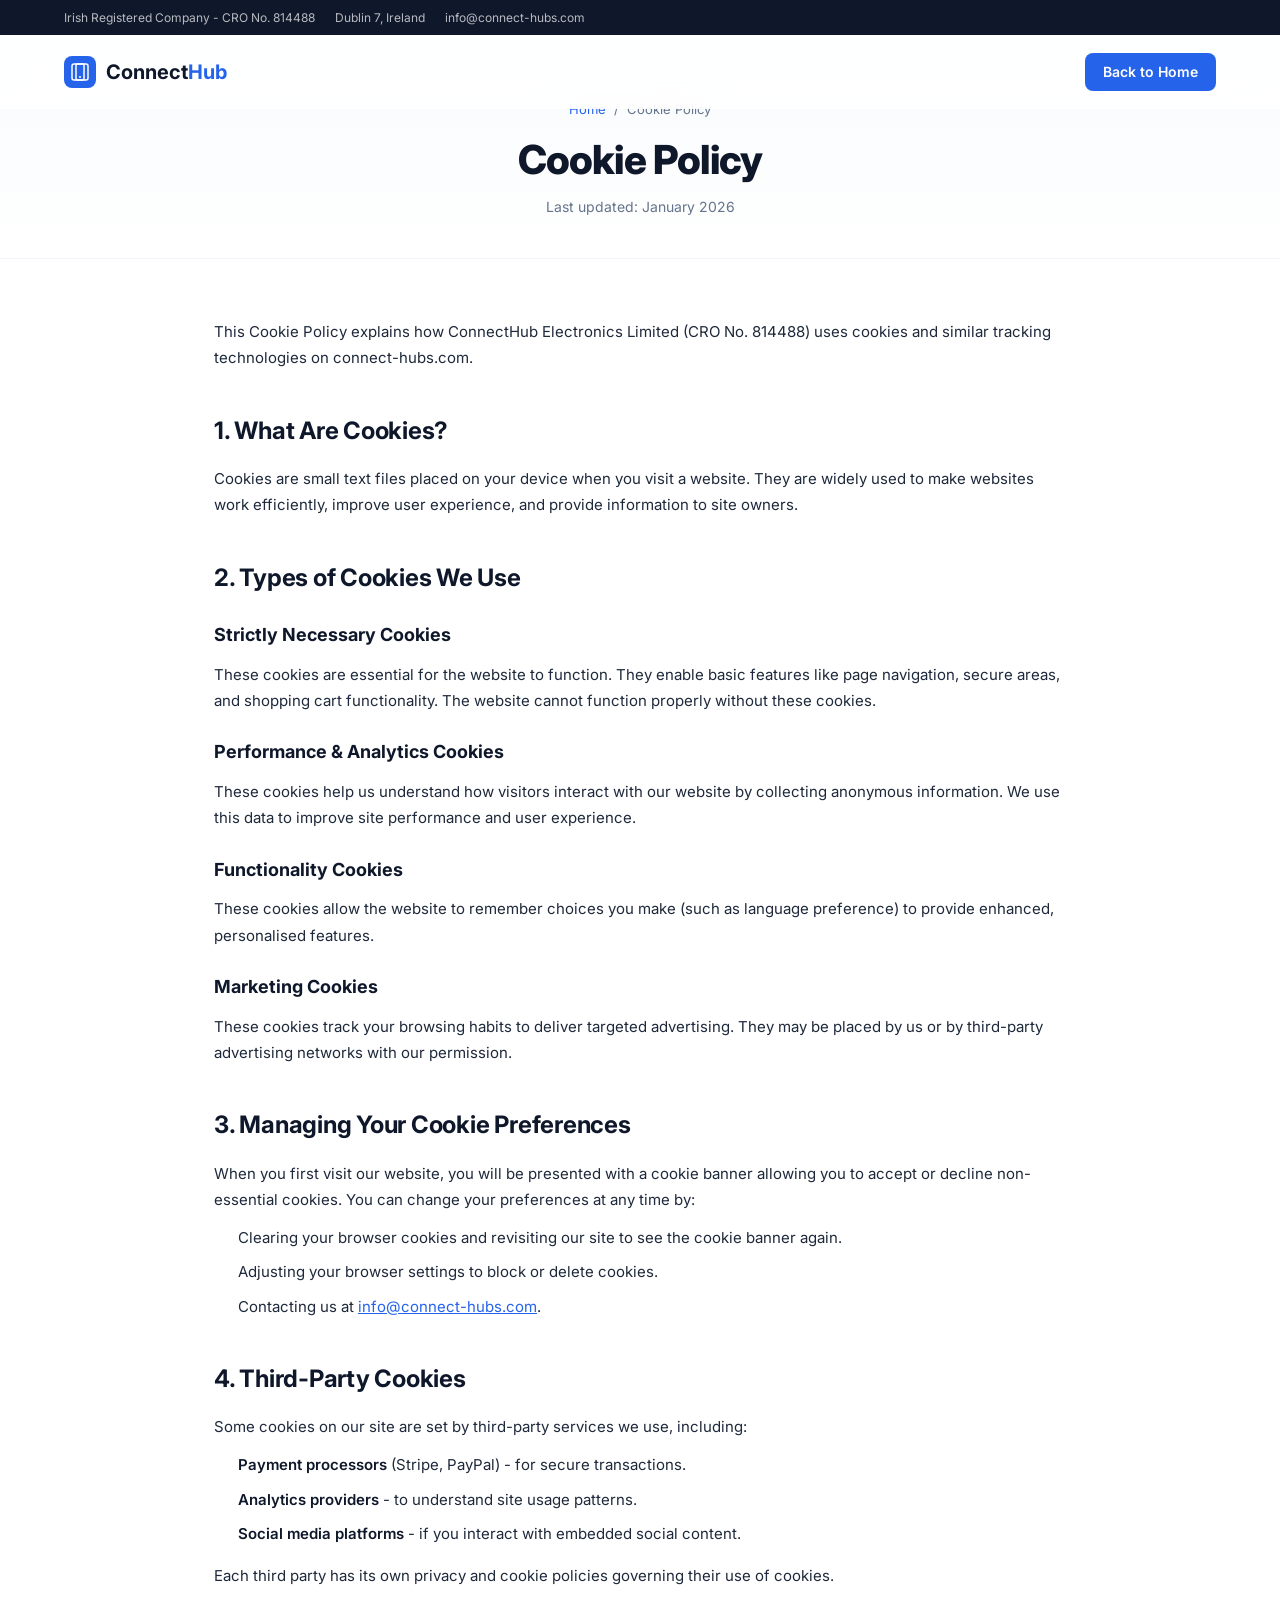
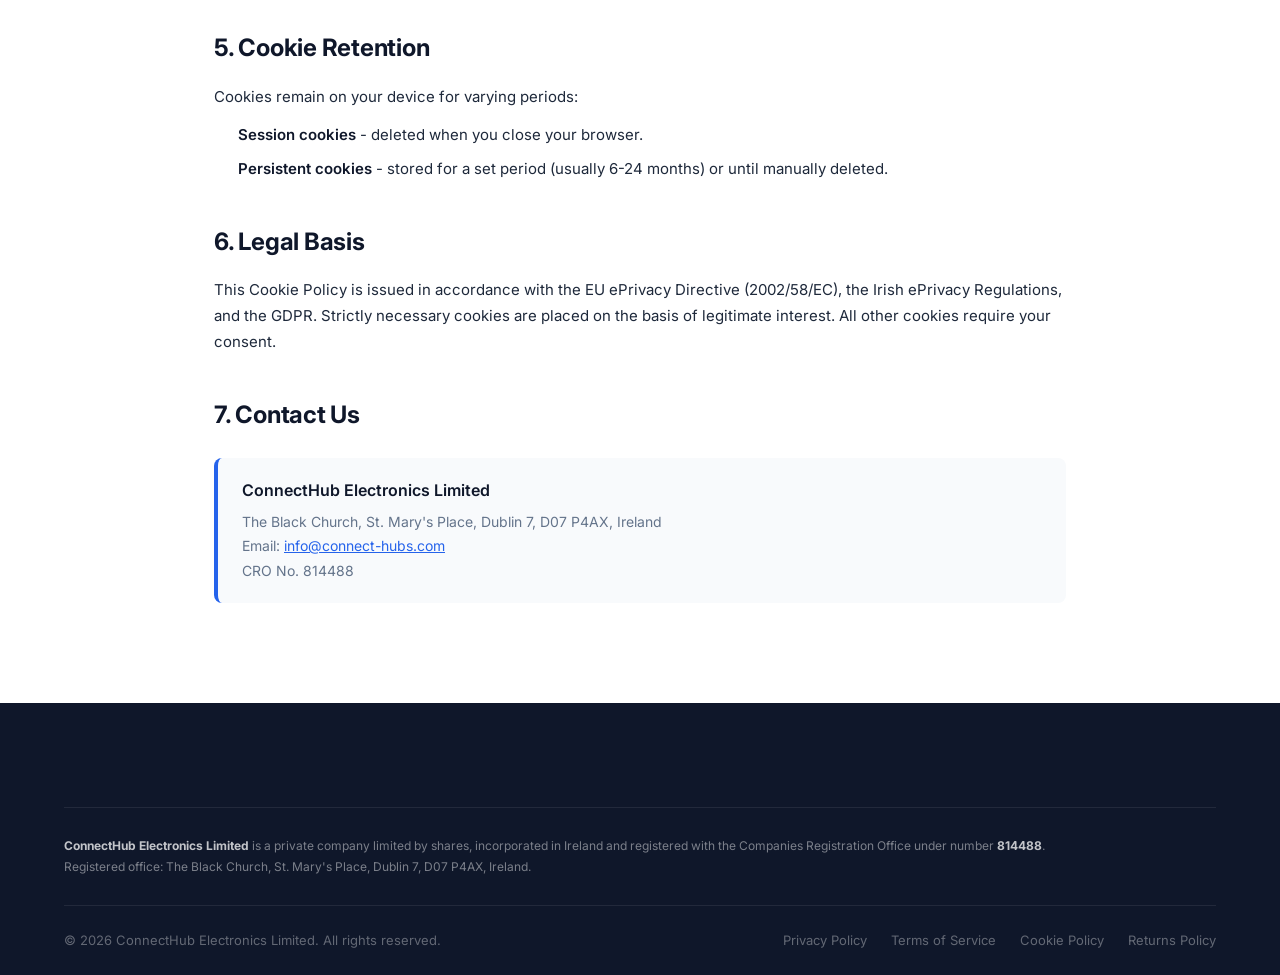
<file: cookie-policy.html>
<!DOCTYPE html>
<html lang="en">
<head>
    <meta charset="UTF-8">
    <meta name="viewport" content="width=device-width, initial-scale=1.0">
    <title>Cookie Policy | ConnectHub Electronics Limited</title>
    <meta name="description" content="Cookie Policy for ConnectHub Electronics Limited - how we use cookies and similar technologies on connect-hubs.com.">
    <link rel="canonical" href="https://connect-hubs.com/cookie-policy.html">
    <link rel="preconnect" href="https://fonts.googleapis.com">
    <link rel="preconnect" href="https://fonts.gstatic.com" crossorigin>
    <link href="https://fonts.googleapis.com/css2?family=Inter:wght@300;400;500;600;700;800&display=swap" rel="stylesheet">
    <link rel="stylesheet" href="css/style.css">
    <link rel="stylesheet" href="css/legal.css">
</head>
<body>
    <div class="top-bar">
        <div class="container top-bar__inner">
            <div class="top-bar__left">
                <span class="top-bar__item">Irish Registered Company - CRO No. 814488</span>
                <span class="top-bar__item top-bar__item--hide-mobile">Dublin 7, Ireland</span>
                <span class="top-bar__item top-bar__item--hide-mobile">info@connect-hubs.com</span>
            </div>
        </div>
    </div>
    <header class="header" id="header">
        <nav class="nav container">
            <a href="index.html" class="nav__logo">
                <span class="logo-icon">
                    <svg width="32" height="32" viewBox="0 0 32 32" fill="none">
                        <rect width="32" height="32" rx="8" fill="currentColor"/>
                        <path d="M8 10C8 8.89543 8.89543 8 10 8H22C23.1046 8 24 8.89543 24 10V22C24 23.1046 23.1046 24 22 24H10C8.89543 24 8 23.1046 8 22V10Z" stroke="white" stroke-width="1.5"/>
                        <rect x="12" y="8" width="8" height="16" rx="1" stroke="white" stroke-width="1.5"/>
                        <circle cx="16" cy="21" r="1" fill="white"/>
                    </svg>
                </span>
                <span class="logo-text">Connect<span class="logo-highlight">Hub</span></span>
            </a>
            <div class="nav__actions"><a href="index.html" class="btn btn--primary btn--sm">Back to Home</a></div>
        </nav>
    </header>

    <section class="legal-hero" style="margin-top: 36px;">
        <div class="legal-hero__container">
            <div class="legal-hero__breadcrumb"><a href="index.html">Home</a><span>/</span><span>Cookie Policy</span></div>
            <h1>Cookie Policy</h1>
            <p class="legal-hero__updated">Last updated: January 2026</p>
        </div>
    </section>

    <main class="legal-content">
        <section>
            <p>This Cookie Policy explains how ConnectHub Electronics Limited (CRO No. 814488) uses cookies and similar tracking technologies on connect-hubs.com.</p>
        </section>

        <section>
            <h2>1. What Are Cookies?</h2>
            <p>Cookies are small text files placed on your device when you visit a website. They are widely used to make websites work efficiently, improve user experience, and provide information to site owners.</p>
        </section>

        <section>
            <h2>2. Types of Cookies We Use</h2>

            <h3>Strictly Necessary Cookies</h3>
            <p>These cookies are essential for the website to function. They enable basic features like page navigation, secure areas, and shopping cart functionality. The website cannot function properly without these cookies.</p>

            <h3>Performance &amp; Analytics Cookies</h3>
            <p>These cookies help us understand how visitors interact with our website by collecting anonymous information. We use this data to improve site performance and user experience.</p>

            <h3>Functionality Cookies</h3>
            <p>These cookies allow the website to remember choices you make (such as language preference) to provide enhanced, personalised features.</p>

            <h3>Marketing Cookies</h3>
            <p>These cookies track your browsing habits to deliver targeted advertising. They may be placed by us or by third-party advertising networks with our permission.</p>
        </section>

        <section>
            <h2>3. Managing Your Cookie Preferences</h2>
            <p>When you first visit our website, you will be presented with a cookie banner allowing you to accept or decline non-essential cookies. You can change your preferences at any time by:</p>
            <ul>
                <li>Clearing your browser cookies and revisiting our site to see the cookie banner again.</li>
                <li>Adjusting your browser settings to block or delete cookies.</li>
                <li>Contacting us at <a href="mailto:info@connect-hubs.com">info@connect-hubs.com</a>.</li>
            </ul>
        </section>

        <section>
            <h2>4. Third-Party Cookies</h2>
            <p>Some cookies on our site are set by third-party services we use, including:</p>
            <ul>
                <li><strong>Payment processors</strong> (Stripe, PayPal) - for secure transactions.</li>
                <li><strong>Analytics providers</strong> - to understand site usage patterns.</li>
                <li><strong>Social media platforms</strong> - if you interact with embedded social content.</li>
            </ul>
            <p>Each third party has its own privacy and cookie policies governing their use of cookies.</p>
        </section>

        <section>
            <h2>5. Cookie Retention</h2>
            <p>Cookies remain on your device for varying periods:</p>
            <ul>
                <li><strong>Session cookies</strong> - deleted when you close your browser.</li>
                <li><strong>Persistent cookies</strong> - stored for a set period (usually 6-24 months) or until manually deleted.</li>
            </ul>
        </section>

        <section>
            <h2>6. Legal Basis</h2>
            <p>This Cookie Policy is issued in accordance with the EU ePrivacy Directive (2002/58/EC), the Irish ePrivacy Regulations, and the GDPR. Strictly necessary cookies are placed on the basis of legitimate interest. All other cookies require your consent.</p>
        </section>

        <section>
            <h2>7. Contact Us</h2>
            <div class="legal-info-box">
                <strong>ConnectHub Electronics Limited</strong>
                <p>The Black Church, St. Mary's Place, Dublin 7, D07 P4AX, Ireland<br>Email: <a href="mailto:info@connect-hubs.com">info@connect-hubs.com</a><br>CRO No. 814488</p>
            </div>
        </section>
    </main>

    <footer class="footer">
        <div class="container">
            <div class="footer__legal-block">
                <p><strong>ConnectHub Electronics Limited</strong> is a private company limited by shares, incorporated in Ireland and registered with the Companies Registration Office under number <strong>814488</strong>. Registered office: The Black Church, St. Mary's Place, Dublin 7, D07 P4AX, Ireland.</p>
            </div>
            <div class="footer__bottom">
                <p>&copy; <span id="footer-year">2026</span> ConnectHub Electronics Limited. All rights reserved.</p>
                <div class="footer__legal">
                    <a href="privacy-policy.html">Privacy Policy</a>
                    <a href="terms.html">Terms of Service</a>
                    <a href="cookie-policy.html">Cookie Policy</a>
                    <a href="returns-policy.html">Returns Policy</a>
                </div>
            </div>
        </div>
    </footer>
    <script>document.getElementById('footer-year').textContent = new Date().getFullYear();</script>
</body>
</html>
</file>
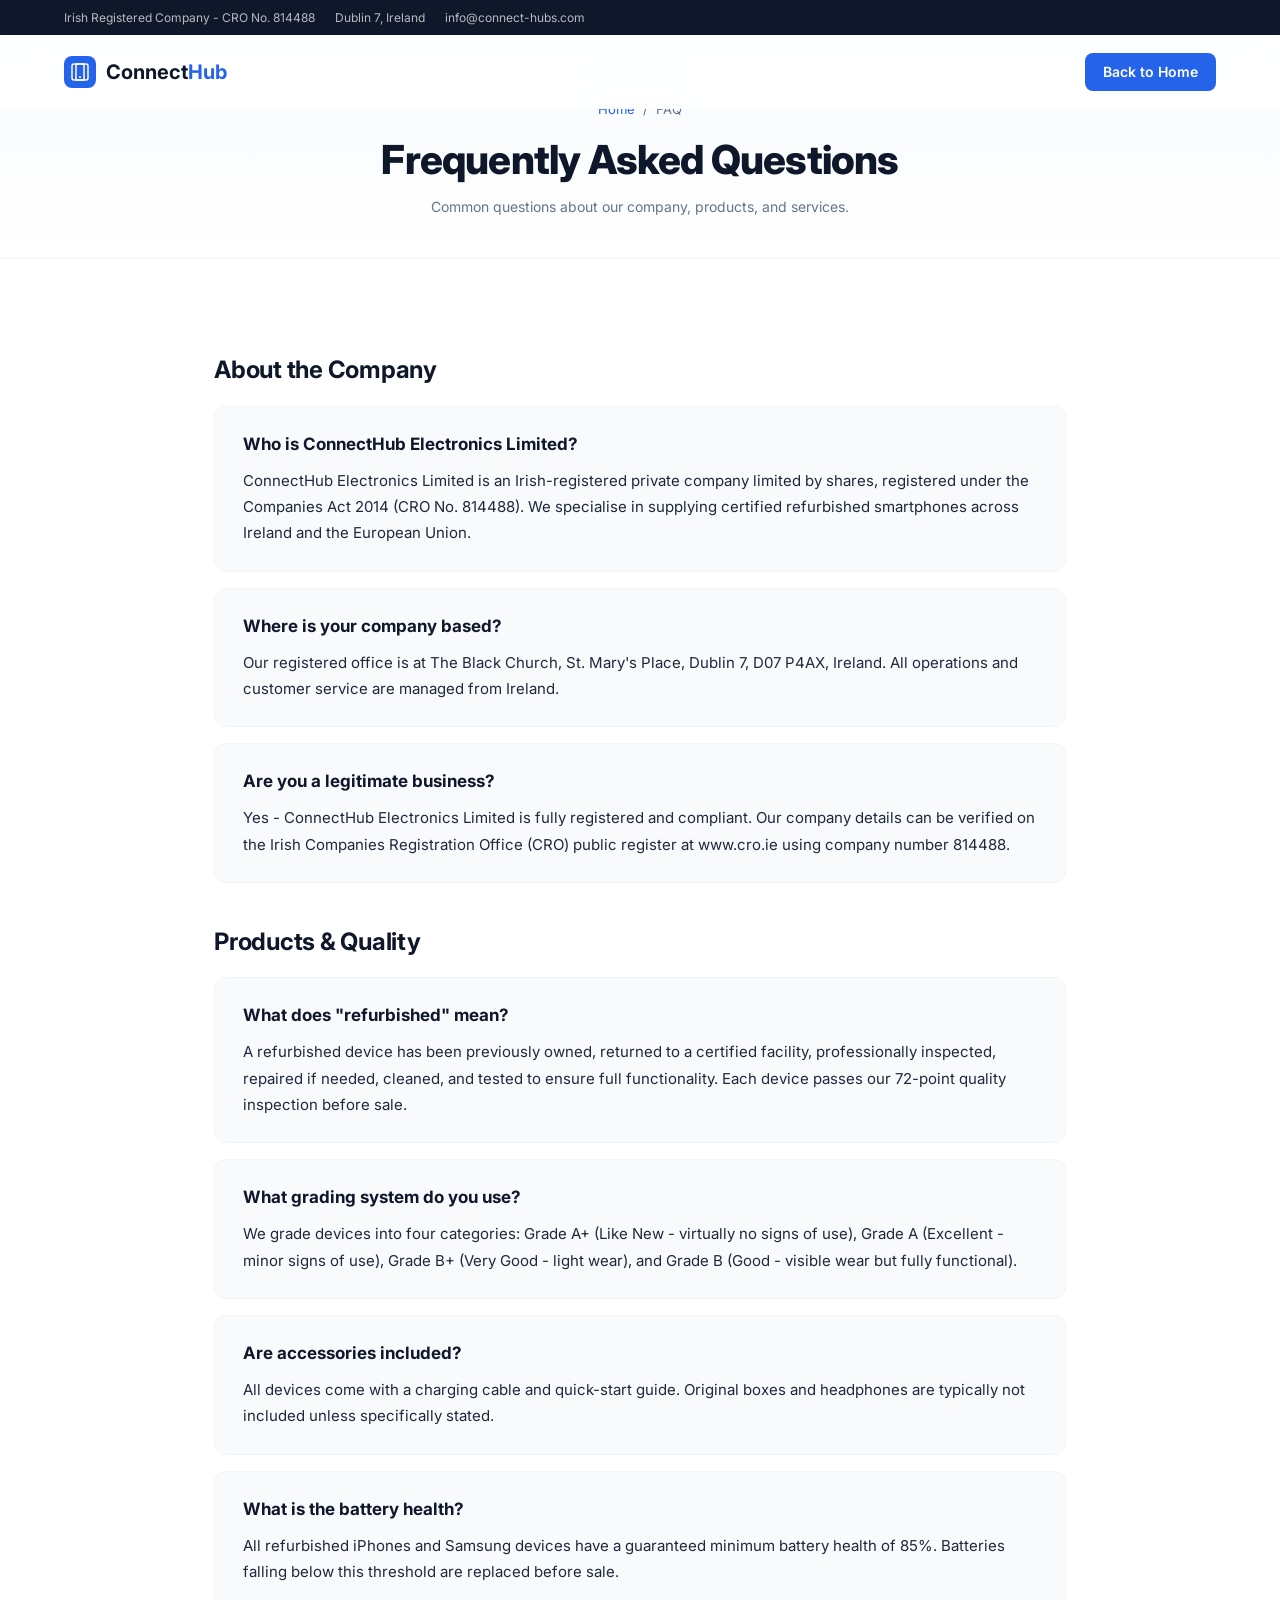
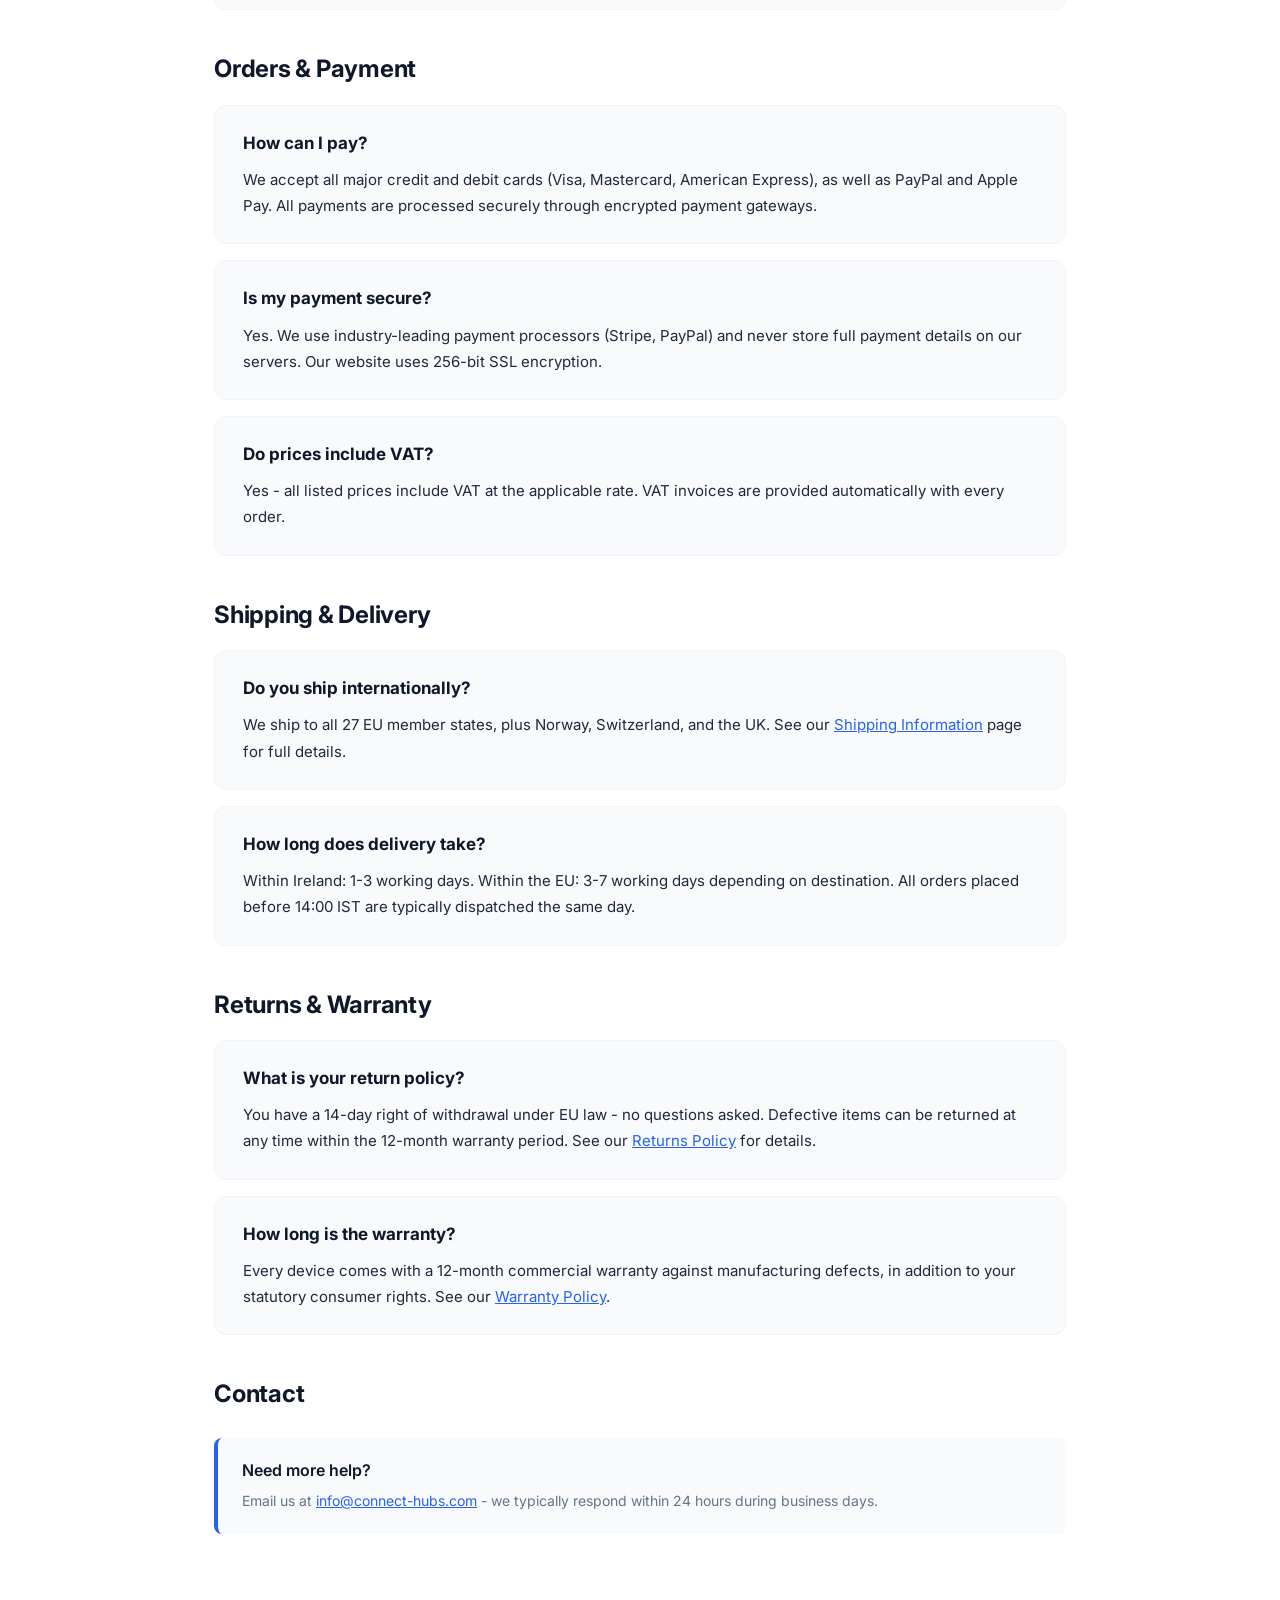
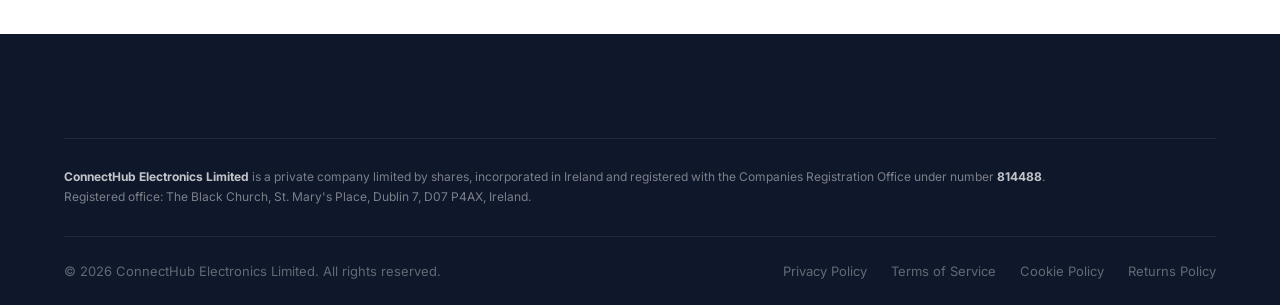
<file: faq.html>
<!DOCTYPE html>
<html lang="en">
<head>
    <meta charset="UTF-8">
    <meta name="viewport" content="width=device-width, initial-scale=1.0">
    <title>Frequently Asked Questions | ConnectHub Electronics Limited</title>
    <meta name="description" content="Frequently asked questions about ConnectHub Electronics Limited refurbished phones - quality, warranty, shipping, and returns.">
    <link rel="canonical" href="https://connect-hubs.com/faq.html">
    <link rel="preconnect" href="https://fonts.googleapis.com">
    <link rel="preconnect" href="https://fonts.gstatic.com" crossorigin>
    <link href="https://fonts.googleapis.com/css2?family=Inter:wght@300;400;500;600;700;800&display=swap" rel="stylesheet">
    <link rel="stylesheet" href="css/style.css">
    <link rel="stylesheet" href="css/legal.css">
    <style>
        .faq-item { background: var(--bg-alt); border: 1px solid var(--border-light); border-radius: 12px; padding: 24px 28px; margin-bottom: 16px; }
        .faq-item h3 { margin-top: 0; font-size: 1.0625rem; color: var(--secondary); margin-bottom: 10px; }
        .faq-item p { margin: 0; font-size: 0.9375rem; }
    </style>
</head>
<body>
    <div class="top-bar">
        <div class="container top-bar__inner">
            <div class="top-bar__left">
                <span class="top-bar__item">Irish Registered Company - CRO No. 814488</span>
                <span class="top-bar__item top-bar__item--hide-mobile">Dublin 7, Ireland</span>
                <span class="top-bar__item top-bar__item--hide-mobile">info@connect-hubs.com</span>
            </div>
        </div>
    </div>
    <header class="header" id="header">
        <nav class="nav container">
            <a href="index.html" class="nav__logo">
                <span class="logo-icon">
                    <svg width="32" height="32" viewBox="0 0 32 32" fill="none">
                        <rect width="32" height="32" rx="8" fill="currentColor"/>
                        <path d="M8 10C8 8.89543 8.89543 8 10 8H22C23.1046 8 24 8.89543 24 10V22C24 23.1046 23.1046 24 22 24H10C8.89543 24 8 23.1046 8 22V10Z" stroke="white" stroke-width="1.5"/>
                        <rect x="12" y="8" width="8" height="16" rx="1" stroke="white" stroke-width="1.5"/>
                        <circle cx="16" cy="21" r="1" fill="white"/>
                    </svg>
                </span>
                <span class="logo-text">Connect<span class="logo-highlight">Hub</span></span>
            </a>
            <div class="nav__actions"><a href="index.html" class="btn btn--primary btn--sm">Back to Home</a></div>
        </nav>
    </header>

    <section class="legal-hero" style="margin-top: 36px;">
        <div class="legal-hero__container">
            <div class="legal-hero__breadcrumb"><a href="index.html">Home</a><span>/</span><span>FAQ</span></div>
            <h1>Frequently Asked Questions</h1>
            <p class="legal-hero__updated">Common questions about our company, products, and services.</p>
        </div>
    </section>

    <main class="legal-content">
        <section>
            <h2>About the Company</h2>

            <div class="faq-item">
                <h3>Who is ConnectHub Electronics Limited?</h3>
                <p>ConnectHub Electronics Limited is an Irish-registered private company limited by shares, registered under the Companies Act 2014 (CRO No. 814488). We specialise in supplying certified refurbished smartphones across Ireland and the European Union.</p>
            </div>

            <div class="faq-item">
                <h3>Where is your company based?</h3>
                <p>Our registered office is at The Black Church, St. Mary's Place, Dublin 7, D07 P4AX, Ireland. All operations and customer service are managed from Ireland.</p>
            </div>

            <div class="faq-item">
                <h3>Are you a legitimate business?</h3>
                <p>Yes - ConnectHub Electronics Limited is fully registered and compliant. Our company details can be verified on the Irish Companies Registration Office (CRO) public register at www.cro.ie using company number 814488.</p>
            </div>
        </section>

        <section>
            <h2>Products &amp; Quality</h2>

            <div class="faq-item">
                <h3>What does "refurbished" mean?</h3>
                <p>A refurbished device has been previously owned, returned to a certified facility, professionally inspected, repaired if needed, cleaned, and tested to ensure full functionality. Each device passes our 72-point quality inspection before sale.</p>
            </div>

            <div class="faq-item">
                <h3>What grading system do you use?</h3>
                <p>We grade devices into four categories: Grade A+ (Like New - virtually no signs of use), Grade A (Excellent - minor signs of use), Grade B+ (Very Good - light wear), and Grade B (Good - visible wear but fully functional).</p>
            </div>

            <div class="faq-item">
                <h3>Are accessories included?</h3>
                <p>All devices come with a charging cable and quick-start guide. Original boxes and headphones are typically not included unless specifically stated.</p>
            </div>

            <div class="faq-item">
                <h3>What is the battery health?</h3>
                <p>All refurbished iPhones and Samsung devices have a guaranteed minimum battery health of 85%. Batteries falling below this threshold are replaced before sale.</p>
            </div>
        </section>

        <section>
            <h2>Orders &amp; Payment</h2>

            <div class="faq-item">
                <h3>How can I pay?</h3>
                <p>We accept all major credit and debit cards (Visa, Mastercard, American Express), as well as PayPal and Apple Pay. All payments are processed securely through encrypted payment gateways.</p>
            </div>

            <div class="faq-item">
                <h3>Is my payment secure?</h3>
                <p>Yes. We use industry-leading payment processors (Stripe, PayPal) and never store full payment details on our servers. Our website uses 256-bit SSL encryption.</p>
            </div>

            <div class="faq-item">
                <h3>Do prices include VAT?</h3>
                <p>Yes - all listed prices include VAT at the applicable rate. VAT invoices are provided automatically with every order.</p>
            </div>
        </section>

        <section>
            <h2>Shipping &amp; Delivery</h2>

            <div class="faq-item">
                <h3>Do you ship internationally?</h3>
                <p>We ship to all 27 EU member states, plus Norway, Switzerland, and the UK. See our <a href="shipping-info.html">Shipping Information</a> page for full details.</p>
            </div>

            <div class="faq-item">
                <h3>How long does delivery take?</h3>
                <p>Within Ireland: 1-3 working days. Within the EU: 3-7 working days depending on destination. All orders placed before 14:00 IST are typically dispatched the same day.</p>
            </div>
        </section>

        <section>
            <h2>Returns &amp; Warranty</h2>

            <div class="faq-item">
                <h3>What is your return policy?</h3>
                <p>You have a 14-day right of withdrawal under EU law - no questions asked. Defective items can be returned at any time within the 12-month warranty period. See our <a href="returns-policy.html">Returns Policy</a> for details.</p>
            </div>

            <div class="faq-item">
                <h3>How long is the warranty?</h3>
                <p>Every device comes with a 12-month commercial warranty against manufacturing defects, in addition to your statutory consumer rights. See our <a href="warranty-policy.html">Warranty Policy</a>.</p>
            </div>
        </section>

        <section>
            <h2>Contact</h2>
            <div class="legal-info-box">
                <strong>Need more help?</strong>
                <p>Email us at <a href="mailto:info@connect-hubs.com">info@connect-hubs.com</a> - we typically respond within 24 hours during business days.</p>
            </div>
        </section>
    </main>

    <footer class="footer">
        <div class="container">
            <div class="footer__legal-block">
                <p><strong>ConnectHub Electronics Limited</strong> is a private company limited by shares, incorporated in Ireland and registered with the Companies Registration Office under number <strong>814488</strong>. Registered office: The Black Church, St. Mary's Place, Dublin 7, D07 P4AX, Ireland.</p>
            </div>
            <div class="footer__bottom">
                <p>&copy; <span id="footer-year">2026</span> ConnectHub Electronics Limited. All rights reserved.</p>
                <div class="footer__legal">
                    <a href="privacy-policy.html">Privacy Policy</a>
                    <a href="terms.html">Terms of Service</a>
                    <a href="cookie-policy.html">Cookie Policy</a>
                    <a href="returns-policy.html">Returns Policy</a>
                </div>
            </div>
        </div>
    </footer>
    <script>document.getElementById('footer-year').textContent = new Date().getFullYear();</script>
</body>
</html>
</file>
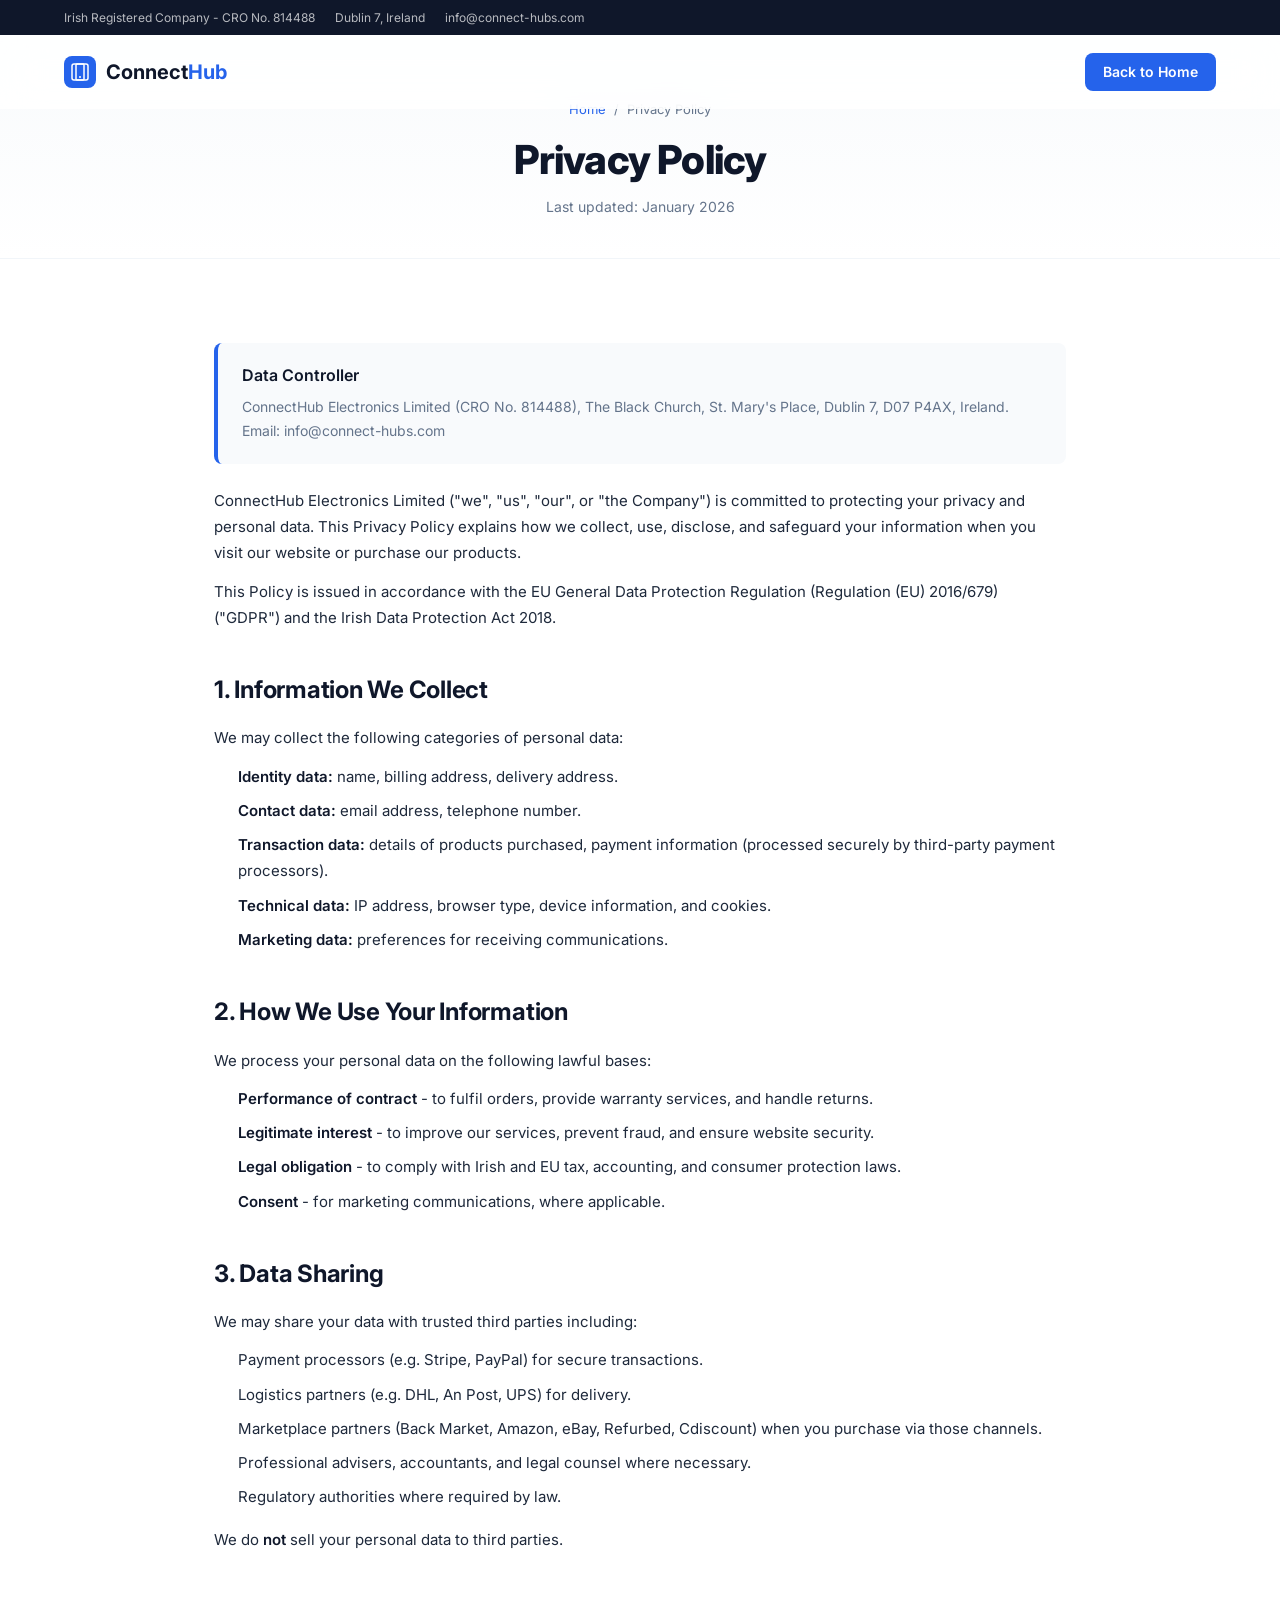
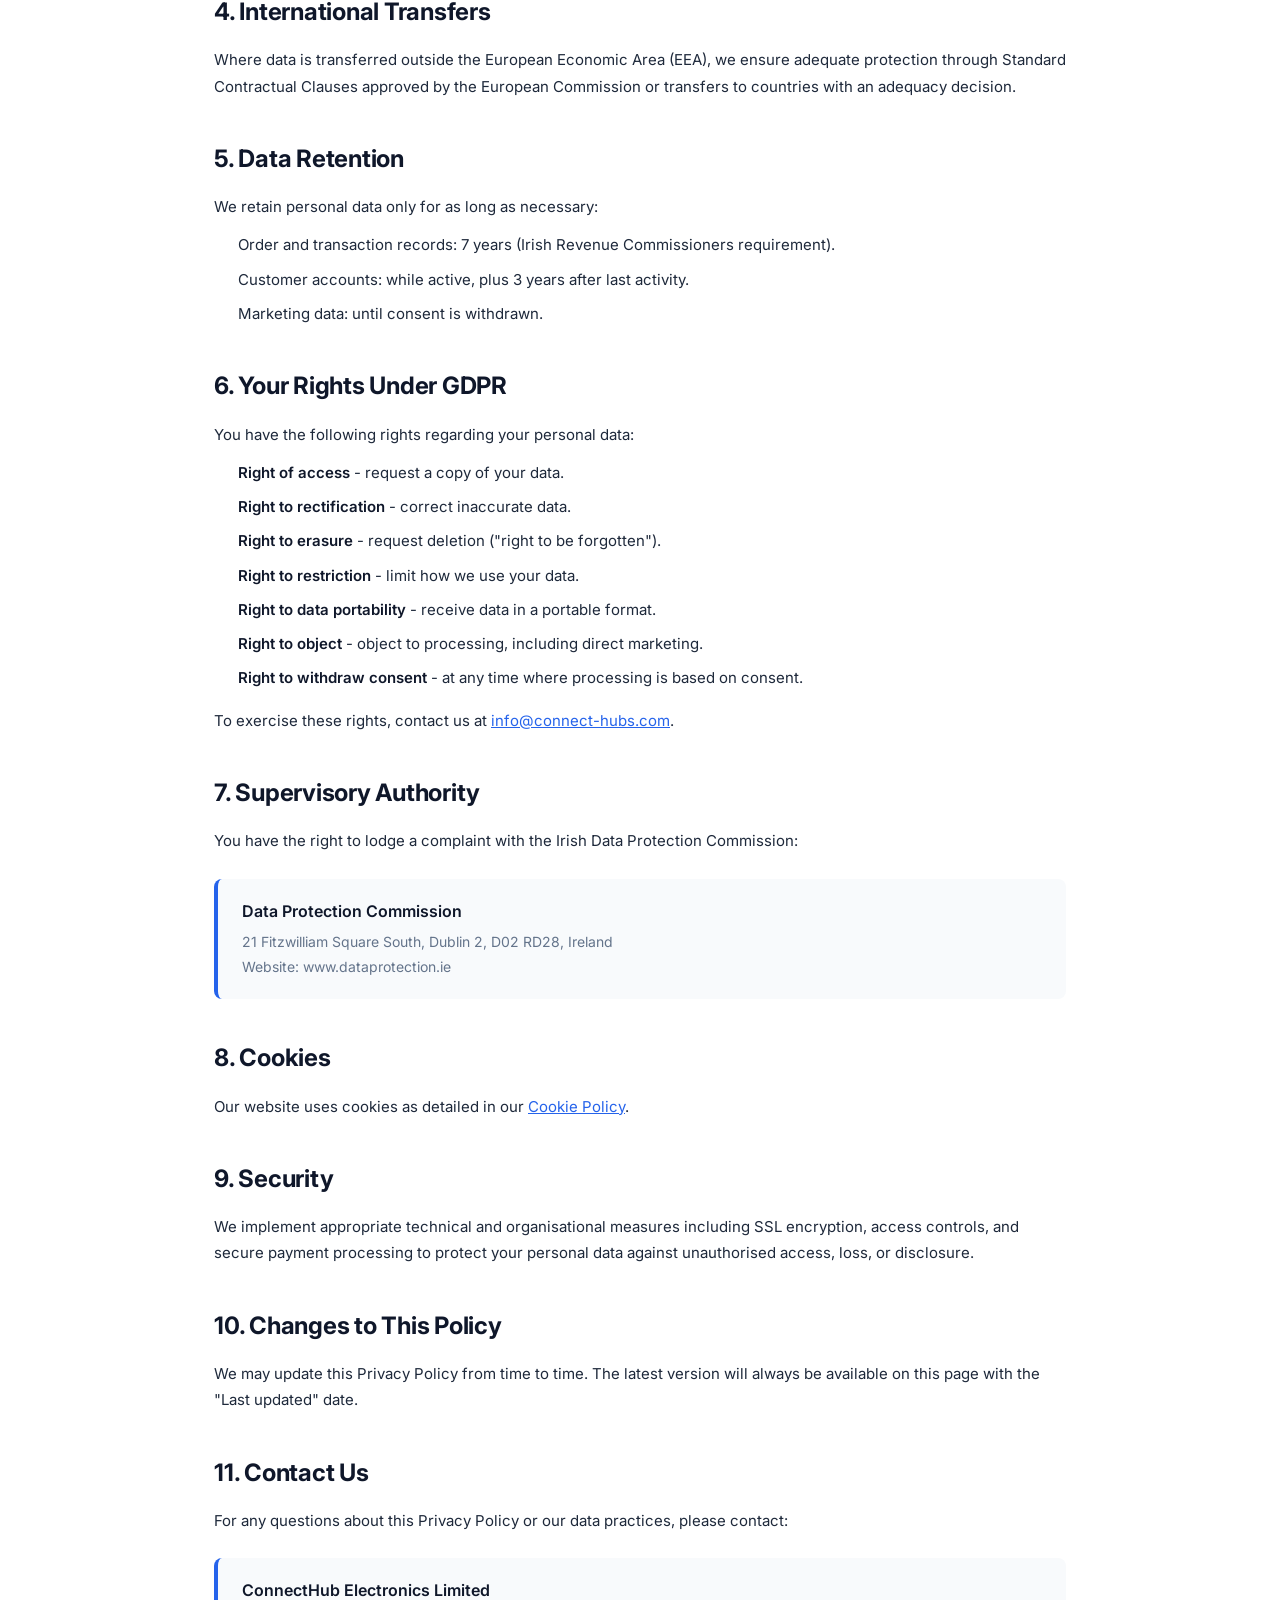
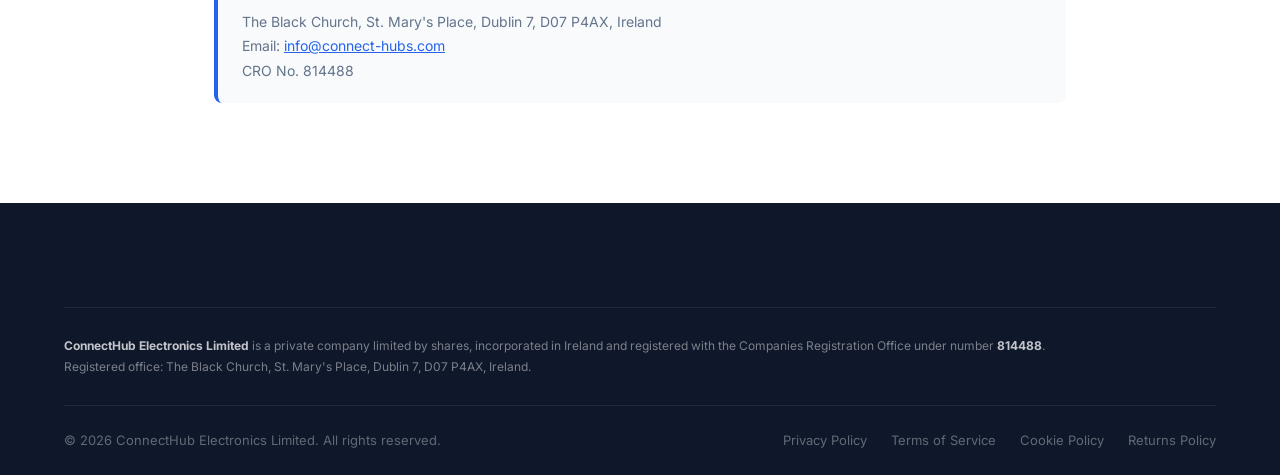
<file: privacy-policy.html>
<!DOCTYPE html>
<html lang="en">
<head>
    <meta charset="UTF-8">
    <meta name="viewport" content="width=device-width, initial-scale=1.0">
    <title>Privacy Policy | ConnectHub Electronics Limited</title>
    <meta name="description" content="ConnectHub Electronics Limited Privacy Policy - GDPR compliant data handling practices for our customers across the EU.">
    <link rel="canonical" href="https://connect-hubs.com/privacy-policy.html">
    <link rel="preconnect" href="https://fonts.googleapis.com">
    <link rel="preconnect" href="https://fonts.gstatic.com" crossorigin>
    <link href="https://fonts.googleapis.com/css2?family=Inter:wght@300;400;500;600;700;800&display=swap" rel="stylesheet">
    <link rel="stylesheet" href="css/style.css">
    <link rel="stylesheet" href="css/legal.css">
</head>
<body>
    <div class="top-bar">
        <div class="container top-bar__inner">
            <div class="top-bar__left">
                <span class="top-bar__item">Irish Registered Company - CRO No. 814488</span>
                <span class="top-bar__item top-bar__item--hide-mobile">Dublin 7, Ireland</span>
                <span class="top-bar__item top-bar__item--hide-mobile">info@connect-hubs.com</span>
            </div>
        </div>
    </div>
    <header class="header" id="header">
        <nav class="nav container">
            <a href="index.html" class="nav__logo">
                <span class="logo-icon">
                    <svg width="32" height="32" viewBox="0 0 32 32" fill="none">
                        <rect width="32" height="32" rx="8" fill="currentColor"/>
                        <path d="M8 10C8 8.89543 8.89543 8 10 8H22C23.1046 8 24 8.89543 24 10V22C24 23.1046 23.1046 24 22 24H10C8.89543 24 8 23.1046 8 22V10Z" stroke="white" stroke-width="1.5"/>
                        <rect x="12" y="8" width="8" height="16" rx="1" stroke="white" stroke-width="1.5"/>
                        <circle cx="16" cy="21" r="1" fill="white"/>
                    </svg>
                </span>
                <span class="logo-text">Connect<span class="logo-highlight">Hub</span></span>
            </a>
            <div class="nav__actions">
                <a href="index.html" class="btn btn--primary btn--sm">Back to Home</a>
            </div>
        </nav>
    </header>

    <section class="legal-hero" style="margin-top: 36px;">
        <div class="legal-hero__container">
            <div class="legal-hero__breadcrumb">
                <a href="index.html">Home</a>
                <span>/</span>
                <span>Privacy Policy</span>
            </div>
            <h1>Privacy Policy</h1>
            <p class="legal-hero__updated">Last updated: January 2026</p>
        </div>
    </section>

    <main class="legal-content">
        <div class="legal-info-box">
            <strong>Data Controller</strong>
            <p>ConnectHub Electronics Limited (CRO No. 814488), The Black Church, St. Mary's Place, Dublin 7, D07 P4AX, Ireland. Email: info@connect-hubs.com</p>
        </div>

        <section>
            <p>ConnectHub Electronics Limited ("we", "us", "our", or "the Company") is committed to protecting your privacy and personal data. This Privacy Policy explains how we collect, use, disclose, and safeguard your information when you visit our website or purchase our products.</p>
            <p>This Policy is issued in accordance with the EU General Data Protection Regulation (Regulation (EU) 2016/679) ("GDPR") and the Irish Data Protection Act 2018.</p>
        </section>

        <section>
            <h2>1. Information We Collect</h2>
            <p>We may collect the following categories of personal data:</p>
            <ul>
                <li><strong>Identity data:</strong> name, billing address, delivery address.</li>
                <li><strong>Contact data:</strong> email address, telephone number.</li>
                <li><strong>Transaction data:</strong> details of products purchased, payment information (processed securely by third-party payment processors).</li>
                <li><strong>Technical data:</strong> IP address, browser type, device information, and cookies.</li>
                <li><strong>Marketing data:</strong> preferences for receiving communications.</li>
            </ul>
        </section>

        <section>
            <h2>2. How We Use Your Information</h2>
            <p>We process your personal data on the following lawful bases:</p>
            <ul>
                <li><strong>Performance of contract</strong> - to fulfil orders, provide warranty services, and handle returns.</li>
                <li><strong>Legitimate interest</strong> - to improve our services, prevent fraud, and ensure website security.</li>
                <li><strong>Legal obligation</strong> - to comply with Irish and EU tax, accounting, and consumer protection laws.</li>
                <li><strong>Consent</strong> - for marketing communications, where applicable.</li>
            </ul>
        </section>

        <section>
            <h2>3. Data Sharing</h2>
            <p>We may share your data with trusted third parties including:</p>
            <ul>
                <li>Payment processors (e.g. Stripe, PayPal) for secure transactions.</li>
                <li>Logistics partners (e.g. DHL, An Post, UPS) for delivery.</li>
                <li>Marketplace partners (Back Market, Amazon, eBay, Refurbed, Cdiscount) when you purchase via those channels.</li>
                <li>Professional advisers, accountants, and legal counsel where necessary.</li>
                <li>Regulatory authorities where required by law.</li>
            </ul>
            <p>We do <strong>not</strong> sell your personal data to third parties.</p>
        </section>

        <section>
            <h2>4. International Transfers</h2>
            <p>Where data is transferred outside the European Economic Area (EEA), we ensure adequate protection through Standard Contractual Clauses approved by the European Commission or transfers to countries with an adequacy decision.</p>
        </section>

        <section>
            <h2>5. Data Retention</h2>
            <p>We retain personal data only for as long as necessary:</p>
            <ul>
                <li>Order and transaction records: 7 years (Irish Revenue Commissioners requirement).</li>
                <li>Customer accounts: while active, plus 3 years after last activity.</li>
                <li>Marketing data: until consent is withdrawn.</li>
            </ul>
        </section>

        <section>
            <h2>6. Your Rights Under GDPR</h2>
            <p>You have the following rights regarding your personal data:</p>
            <ul>
                <li><strong>Right of access</strong> - request a copy of your data.</li>
                <li><strong>Right to rectification</strong> - correct inaccurate data.</li>
                <li><strong>Right to erasure</strong> - request deletion ("right to be forgotten").</li>
                <li><strong>Right to restriction</strong> - limit how we use your data.</li>
                <li><strong>Right to data portability</strong> - receive data in a portable format.</li>
                <li><strong>Right to object</strong> - object to processing, including direct marketing.</li>
                <li><strong>Right to withdraw consent</strong> - at any time where processing is based on consent.</li>
            </ul>
            <p>To exercise these rights, contact us at <a href="mailto:info@connect-hubs.com">info@connect-hubs.com</a>.</p>
        </section>

        <section>
            <h2>7. Supervisory Authority</h2>
            <p>You have the right to lodge a complaint with the Irish Data Protection Commission:</p>
            <div class="legal-info-box">
                <strong>Data Protection Commission</strong>
                <p>21 Fitzwilliam Square South, Dublin 2, D02 RD28, Ireland<br>Website: www.dataprotection.ie</p>
            </div>
        </section>

        <section>
            <h2>8. Cookies</h2>
            <p>Our website uses cookies as detailed in our <a href="cookie-policy.html">Cookie Policy</a>.</p>
        </section>

        <section>
            <h2>9. Security</h2>
            <p>We implement appropriate technical and organisational measures including SSL encryption, access controls, and secure payment processing to protect your personal data against unauthorised access, loss, or disclosure.</p>
        </section>

        <section>
            <h2>10. Changes to This Policy</h2>
            <p>We may update this Privacy Policy from time to time. The latest version will always be available on this page with the "Last updated" date.</p>
        </section>

        <section>
            <h2>11. Contact Us</h2>
            <p>For any questions about this Privacy Policy or our data practices, please contact:</p>
            <div class="legal-info-box">
                <strong>ConnectHub Electronics Limited</strong>
                <p>The Black Church, St. Mary's Place, Dublin 7, D07 P4AX, Ireland<br>Email: <a href="mailto:info@connect-hubs.com">info@connect-hubs.com</a><br>CRO No. 814488</p>
            </div>
        </section>
    </main>

    <footer class="footer">
        <div class="container">
            <div class="footer__legal-block">
                <p><strong>ConnectHub Electronics Limited</strong> is a private company limited by shares, incorporated in Ireland and registered with the Companies Registration Office under number <strong>814488</strong>. Registered office: The Black Church, St. Mary's Place, Dublin 7, D07 P4AX, Ireland.</p>
            </div>
            <div class="footer__bottom">
                <p>&copy; <span id="footer-year">2026</span> ConnectHub Electronics Limited. All rights reserved.</p>
                <div class="footer__legal">
                    <a href="privacy-policy.html">Privacy Policy</a>
                    <a href="terms.html">Terms of Service</a>
                    <a href="cookie-policy.html">Cookie Policy</a>
                    <a href="returns-policy.html">Returns Policy</a>
                </div>
            </div>
        </div>
    </footer>
    <script>document.getElementById('footer-year').textContent = new Date().getFullYear();</script>
</body>
</html>
</file>
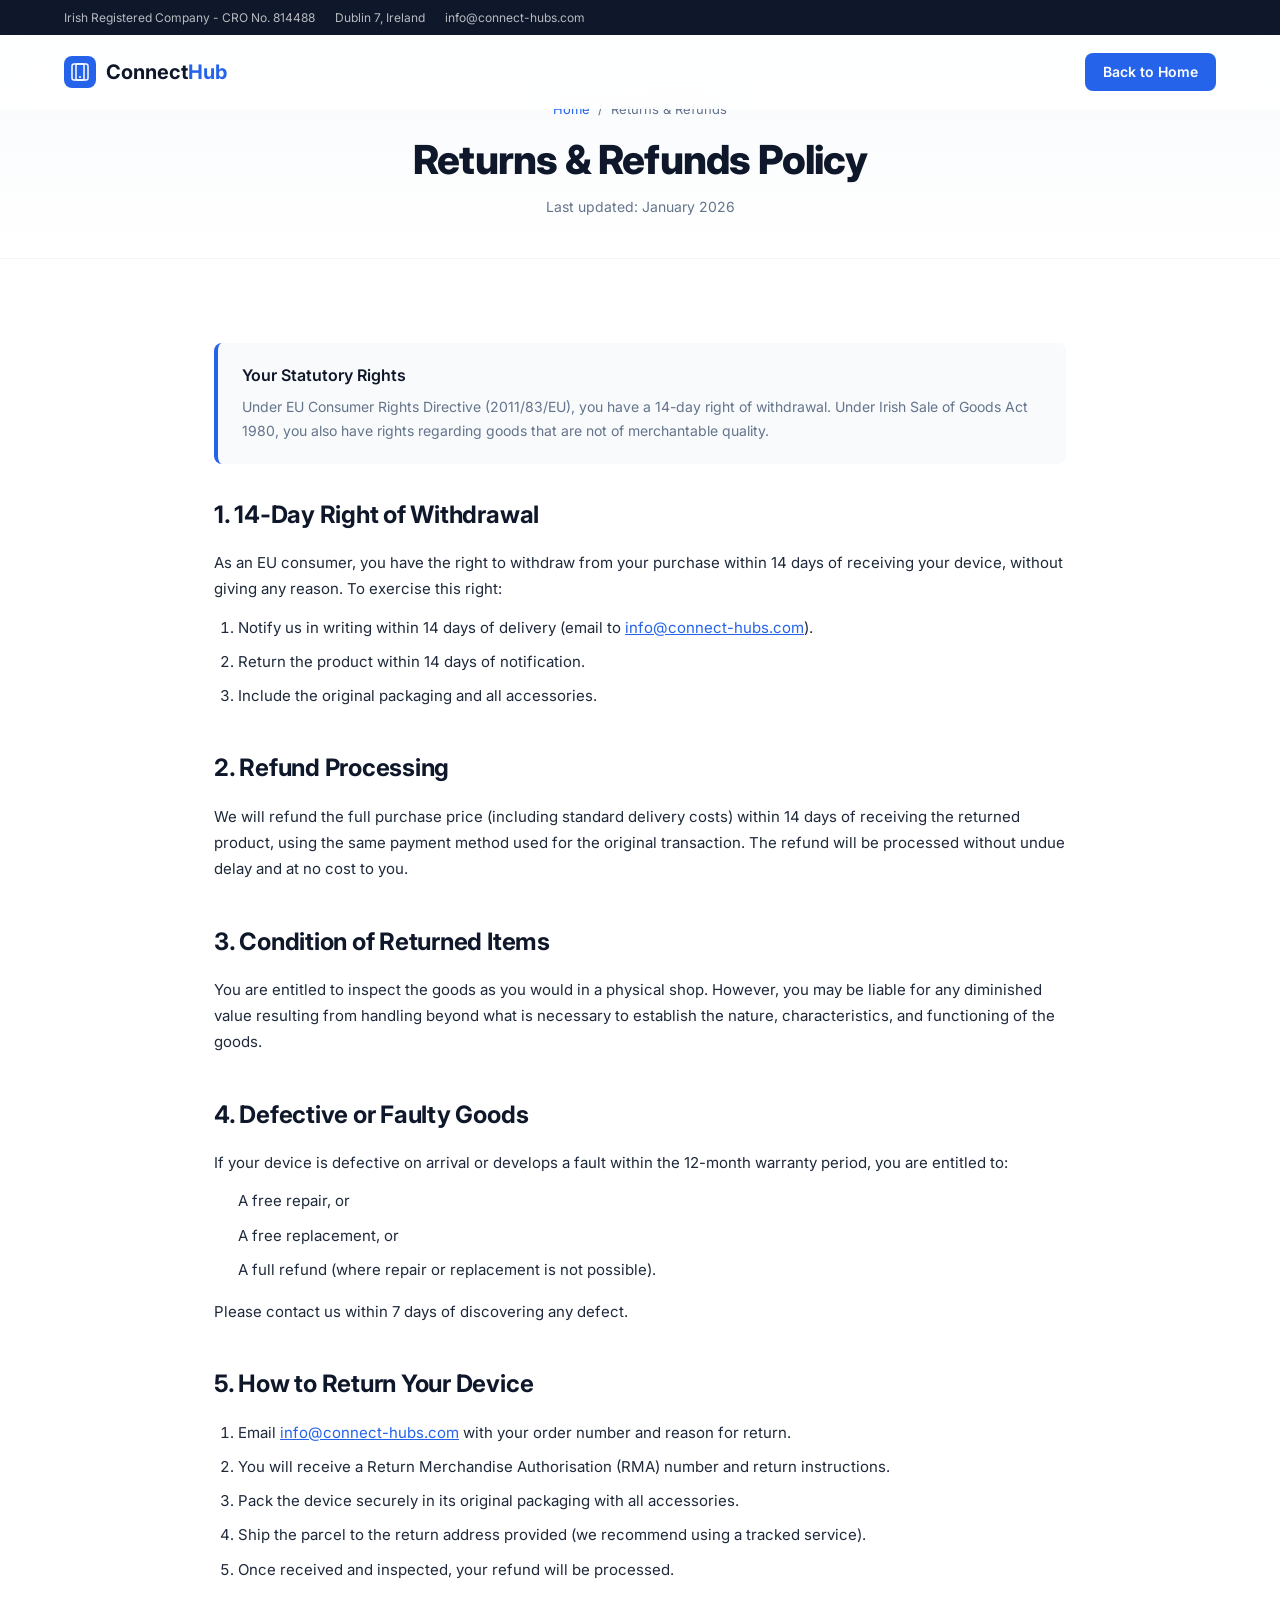
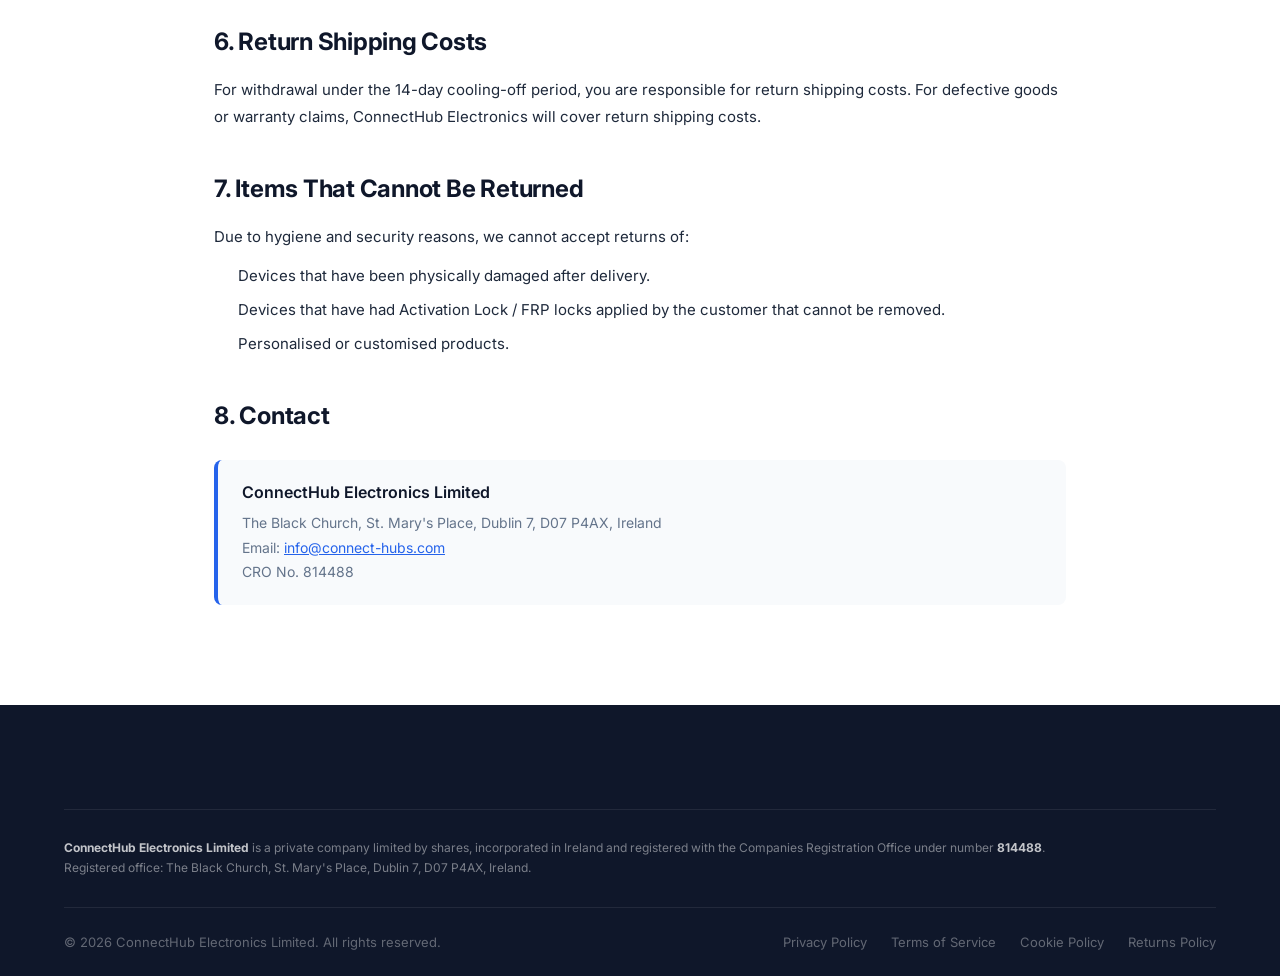
<file: returns-policy.html>
<!DOCTYPE html>
<html lang="en">
<head>
    <meta charset="UTF-8">
    <meta name="viewport" content="width=device-width, initial-scale=1.0">
    <title>Returns &amp; Refunds Policy | ConnectHub Electronics Limited</title>
    <meta name="description" content="Returns and refunds policy for ConnectHub Electronics Limited - 14-day right of withdrawal under EU consumer law.">
    <link rel="canonical" href="https://connect-hubs.com/returns-policy.html">
    <link rel="preconnect" href="https://fonts.googleapis.com">
    <link rel="preconnect" href="https://fonts.gstatic.com" crossorigin>
    <link href="https://fonts.googleapis.com/css2?family=Inter:wght@300;400;500;600;700;800&display=swap" rel="stylesheet">
    <link rel="stylesheet" href="css/style.css">
    <link rel="stylesheet" href="css/legal.css">
</head>
<body>
    <div class="top-bar">
        <div class="container top-bar__inner">
            <div class="top-bar__left">
                <span class="top-bar__item">Irish Registered Company - CRO No. 814488</span>
                <span class="top-bar__item top-bar__item--hide-mobile">Dublin 7, Ireland</span>
                <span class="top-bar__item top-bar__item--hide-mobile">info@connect-hubs.com</span>
            </div>
        </div>
    </div>
    <header class="header" id="header">
        <nav class="nav container">
            <a href="index.html" class="nav__logo">
                <span class="logo-icon">
                    <svg width="32" height="32" viewBox="0 0 32 32" fill="none">
                        <rect width="32" height="32" rx="8" fill="currentColor"/>
                        <path d="M8 10C8 8.89543 8.89543 8 10 8H22C23.1046 8 24 8.89543 24 10V22C24 23.1046 23.1046 24 22 24H10C8.89543 24 8 23.1046 8 22V10Z" stroke="white" stroke-width="1.5"/>
                        <rect x="12" y="8" width="8" height="16" rx="1" stroke="white" stroke-width="1.5"/>
                        <circle cx="16" cy="21" r="1" fill="white"/>
                    </svg>
                </span>
                <span class="logo-text">Connect<span class="logo-highlight">Hub</span></span>
            </a>
            <div class="nav__actions"><a href="index.html" class="btn btn--primary btn--sm">Back to Home</a></div>
        </nav>
    </header>

    <section class="legal-hero" style="margin-top: 36px;">
        <div class="legal-hero__container">
            <div class="legal-hero__breadcrumb"><a href="index.html">Home</a><span>/</span><span>Returns &amp; Refunds</span></div>
            <h1>Returns &amp; Refunds Policy</h1>
            <p class="legal-hero__updated">Last updated: January 2026</p>
        </div>
    </section>

    <main class="legal-content">
        <div class="legal-info-box">
            <strong>Your Statutory Rights</strong>
            <p>Under EU Consumer Rights Directive (2011/83/EU), you have a 14-day right of withdrawal. Under Irish Sale of Goods Act 1980, you also have rights regarding goods that are not of merchantable quality.</p>
        </div>

        <section>
            <h2>1. 14-Day Right of Withdrawal</h2>
            <p>As an EU consumer, you have the right to withdraw from your purchase within 14 days of receiving your device, without giving any reason. To exercise this right:</p>
            <ol>
                <li>Notify us in writing within 14 days of delivery (email to <a href="mailto:info@connect-hubs.com">info@connect-hubs.com</a>).</li>
                <li>Return the product within 14 days of notification.</li>
                <li>Include the original packaging and all accessories.</li>
            </ol>
        </section>

        <section>
            <h2>2. Refund Processing</h2>
            <p>We will refund the full purchase price (including standard delivery costs) within 14 days of receiving the returned product, using the same payment method used for the original transaction. The refund will be processed without undue delay and at no cost to you.</p>
        </section>

        <section>
            <h2>3. Condition of Returned Items</h2>
            <p>You are entitled to inspect the goods as you would in a physical shop. However, you may be liable for any diminished value resulting from handling beyond what is necessary to establish the nature, characteristics, and functioning of the goods.</p>
        </section>

        <section>
            <h2>4. Defective or Faulty Goods</h2>
            <p>If your device is defective on arrival or develops a fault within the 12-month warranty period, you are entitled to:</p>
            <ul>
                <li>A free repair, or</li>
                <li>A free replacement, or</li>
                <li>A full refund (where repair or replacement is not possible).</li>
            </ul>
            <p>Please contact us within 7 days of discovering any defect.</p>
        </section>

        <section>
            <h2>5. How to Return Your Device</h2>
            <ol>
                <li>Email <a href="mailto:info@connect-hubs.com">info@connect-hubs.com</a> with your order number and reason for return.</li>
                <li>You will receive a Return Merchandise Authorisation (RMA) number and return instructions.</li>
                <li>Pack the device securely in its original packaging with all accessories.</li>
                <li>Ship the parcel to the return address provided (we recommend using a tracked service).</li>
                <li>Once received and inspected, your refund will be processed.</li>
            </ol>
        </section>

        <section>
            <h2>6. Return Shipping Costs</h2>
            <p>For withdrawal under the 14-day cooling-off period, you are responsible for return shipping costs. For defective goods or warranty claims, ConnectHub Electronics will cover return shipping costs.</p>
        </section>

        <section>
            <h2>7. Items That Cannot Be Returned</h2>
            <p>Due to hygiene and security reasons, we cannot accept returns of:</p>
            <ul>
                <li>Devices that have been physically damaged after delivery.</li>
                <li>Devices that have had Activation Lock / FRP locks applied by the customer that cannot be removed.</li>
                <li>Personalised or customised products.</li>
            </ul>
        </section>

        <section>
            <h2>8. Contact</h2>
            <div class="legal-info-box">
                <strong>ConnectHub Electronics Limited</strong>
                <p>The Black Church, St. Mary's Place, Dublin 7, D07 P4AX, Ireland<br>Email: <a href="mailto:info@connect-hubs.com">info@connect-hubs.com</a><br>CRO No. 814488</p>
            </div>
        </section>
    </main>

    <footer class="footer">
        <div class="container">
            <div class="footer__legal-block">
                <p><strong>ConnectHub Electronics Limited</strong> is a private company limited by shares, incorporated in Ireland and registered with the Companies Registration Office under number <strong>814488</strong>. Registered office: The Black Church, St. Mary's Place, Dublin 7, D07 P4AX, Ireland.</p>
            </div>
            <div class="footer__bottom">
                <p>&copy; <span id="footer-year">2026</span> ConnectHub Electronics Limited. All rights reserved.</p>
                <div class="footer__legal">
                    <a href="privacy-policy.html">Privacy Policy</a>
                    <a href="terms.html">Terms of Service</a>
                    <a href="cookie-policy.html">Cookie Policy</a>
                    <a href="returns-policy.html">Returns Policy</a>
                </div>
            </div>
        </div>
    </footer>
    <script>document.getElementById('footer-year').textContent = new Date().getFullYear();</script>
</body>
</html>
</file>
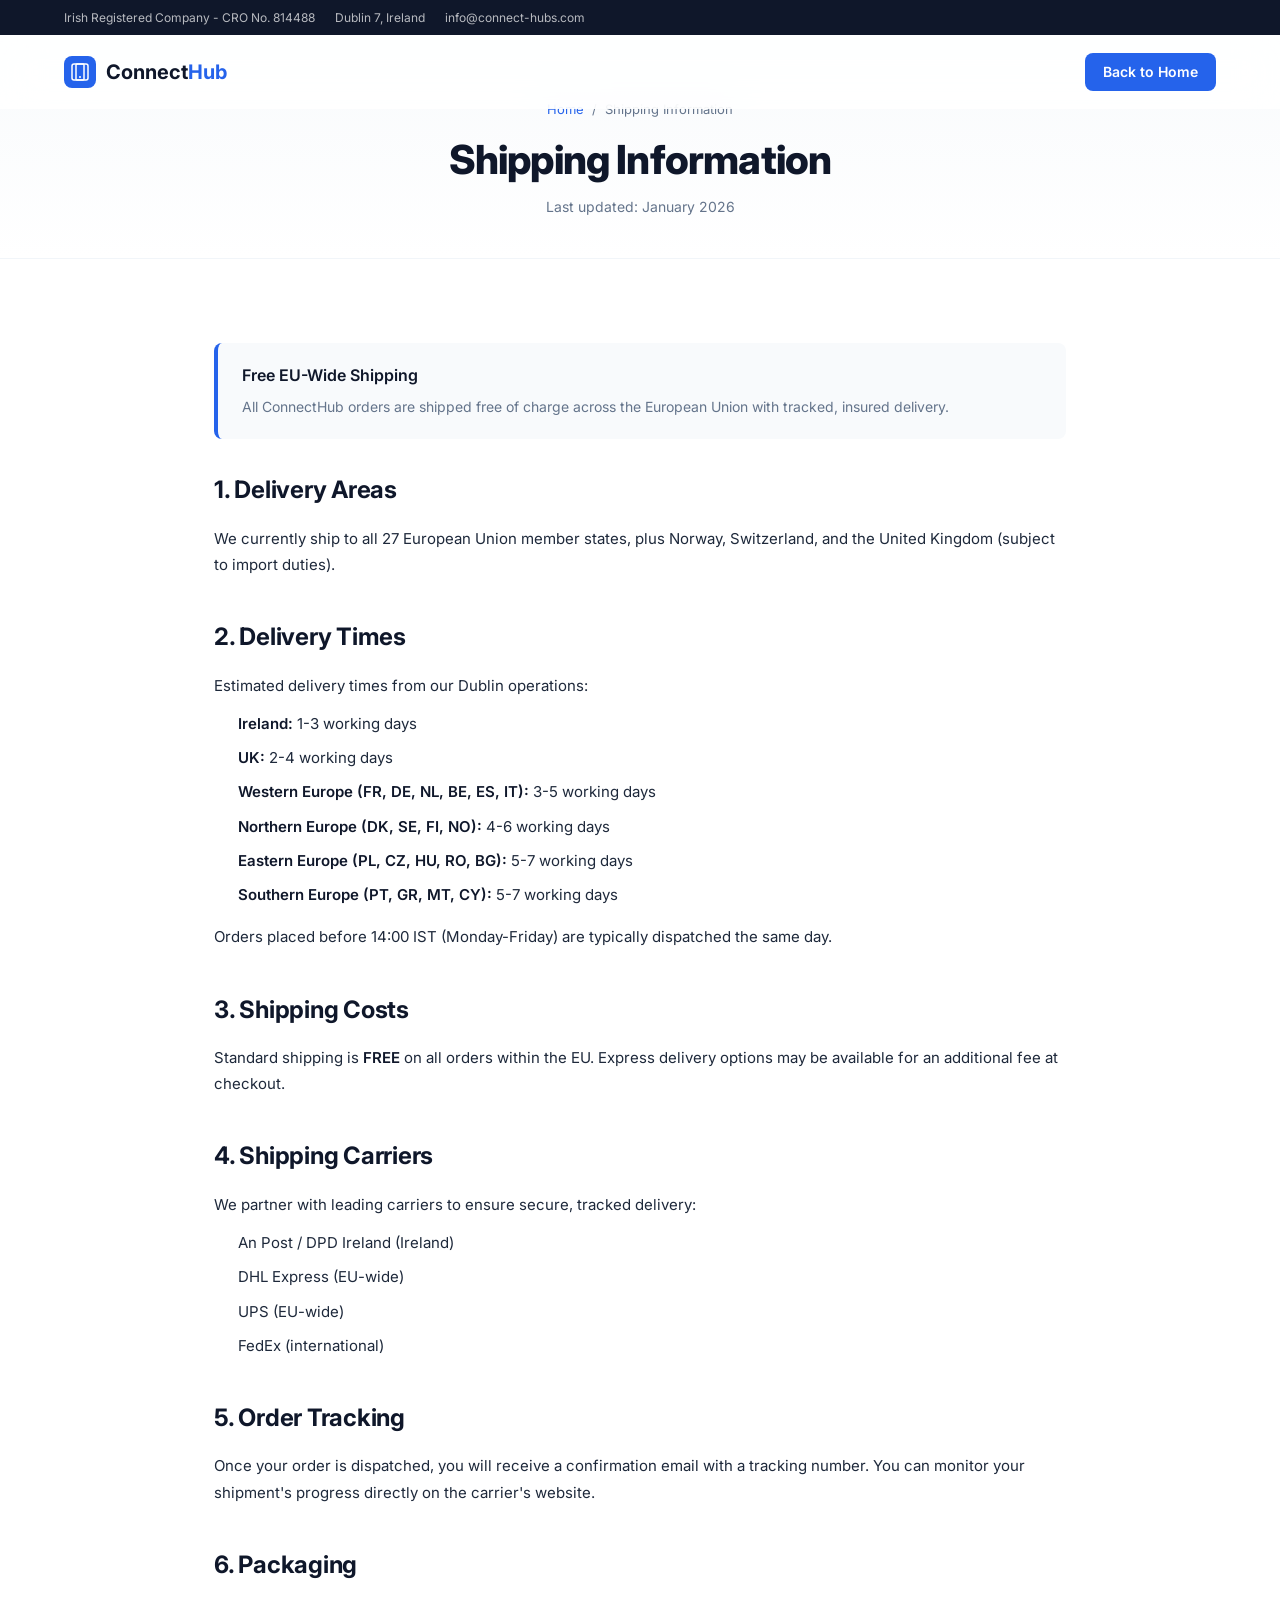
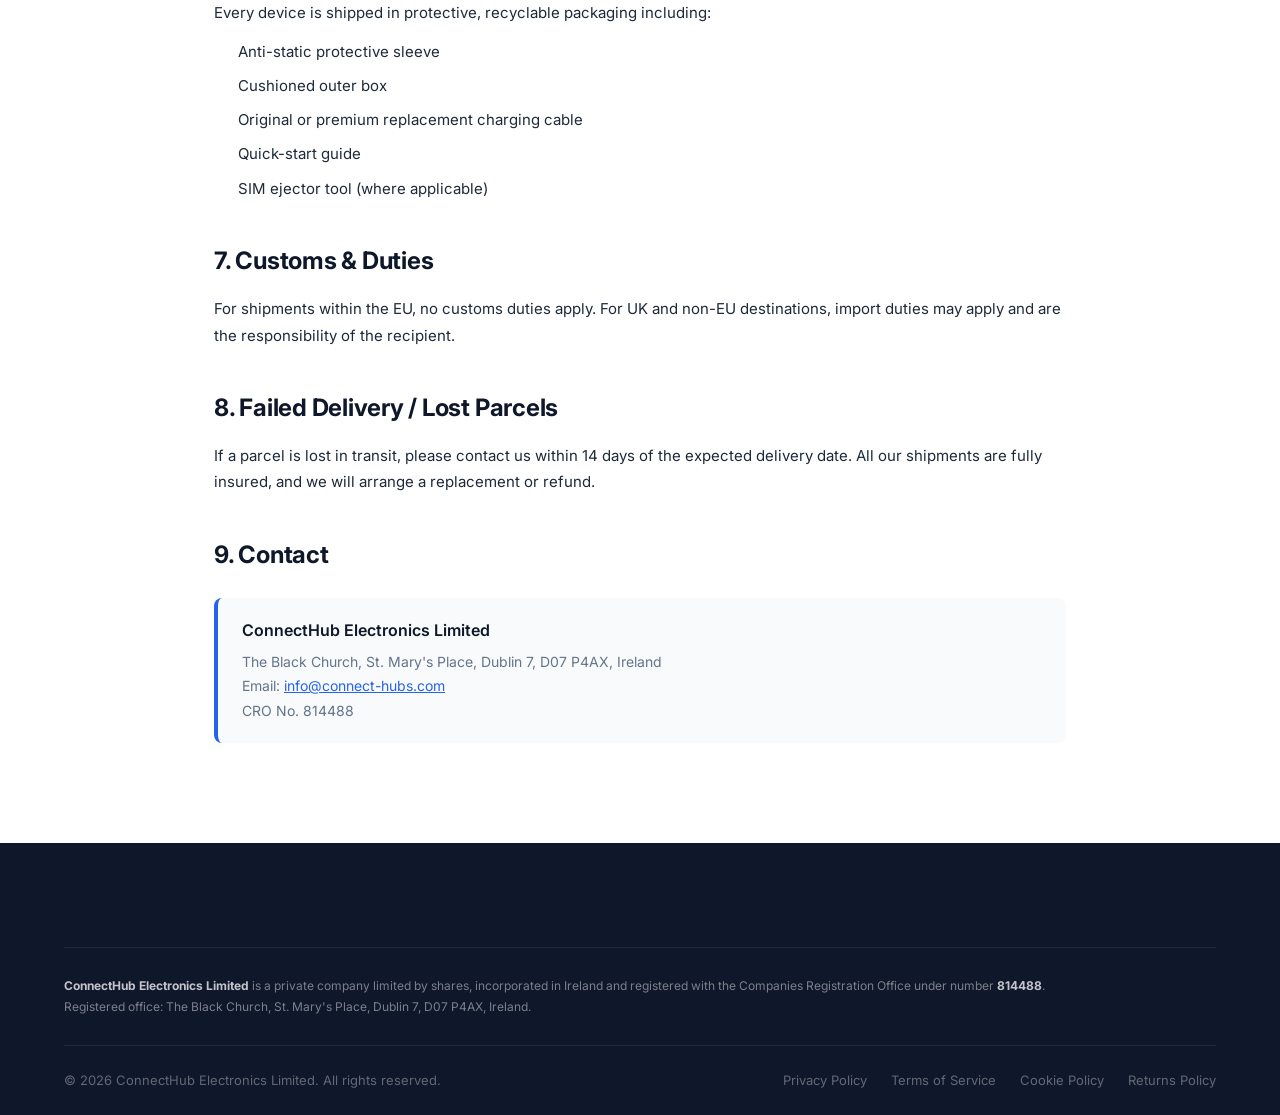
<file: shipping-info.html>
<!DOCTYPE html>
<html lang="en">
<head>
    <meta charset="UTF-8">
    <meta name="viewport" content="width=device-width, initial-scale=1.0">
    <title>Shipping Information | ConnectHub Electronics Limited</title>
    <meta name="description" content="Shipping information and delivery details for ConnectHub Electronics Limited - free EU-wide shipping with tracked delivery.">
    <link rel="canonical" href="https://connect-hubs.com/shipping-info.html">
    <link rel="preconnect" href="https://fonts.googleapis.com">
    <link rel="preconnect" href="https://fonts.gstatic.com" crossorigin>
    <link href="https://fonts.googleapis.com/css2?family=Inter:wght@300;400;500;600;700;800&display=swap" rel="stylesheet">
    <link rel="stylesheet" href="css/style.css">
    <link rel="stylesheet" href="css/legal.css">
</head>
<body>
    <div class="top-bar">
        <div class="container top-bar__inner">
            <div class="top-bar__left">
                <span class="top-bar__item">Irish Registered Company - CRO No. 814488</span>
                <span class="top-bar__item top-bar__item--hide-mobile">Dublin 7, Ireland</span>
                <span class="top-bar__item top-bar__item--hide-mobile">info@connect-hubs.com</span>
            </div>
        </div>
    </div>
    <header class="header" id="header">
        <nav class="nav container">
            <a href="index.html" class="nav__logo">
                <span class="logo-icon">
                    <svg width="32" height="32" viewBox="0 0 32 32" fill="none">
                        <rect width="32" height="32" rx="8" fill="currentColor"/>
                        <path d="M8 10C8 8.89543 8.89543 8 10 8H22C23.1046 8 24 8.89543 24 10V22C24 23.1046 23.1046 24 22 24H10C8.89543 24 8 23.1046 8 22V10Z" stroke="white" stroke-width="1.5"/>
                        <rect x="12" y="8" width="8" height="16" rx="1" stroke="white" stroke-width="1.5"/>
                        <circle cx="16" cy="21" r="1" fill="white"/>
                    </svg>
                </span>
                <span class="logo-text">Connect<span class="logo-highlight">Hub</span></span>
            </a>
            <div class="nav__actions"><a href="index.html" class="btn btn--primary btn--sm">Back to Home</a></div>
        </nav>
    </header>

    <section class="legal-hero" style="margin-top: 36px;">
        <div class="legal-hero__container">
            <div class="legal-hero__breadcrumb"><a href="index.html">Home</a><span>/</span><span>Shipping Information</span></div>
            <h1>Shipping Information</h1>
            <p class="legal-hero__updated">Last updated: January 2026</p>
        </div>
    </section>

    <main class="legal-content">
        <div class="legal-info-box">
            <strong>Free EU-Wide Shipping</strong>
            <p>All ConnectHub orders are shipped free of charge across the European Union with tracked, insured delivery.</p>
        </div>

        <section>
            <h2>1. Delivery Areas</h2>
            <p>We currently ship to all 27 European Union member states, plus Norway, Switzerland, and the United Kingdom (subject to import duties).</p>
        </section>

        <section>
            <h2>2. Delivery Times</h2>
            <p>Estimated delivery times from our Dublin operations:</p>
            <ul>
                <li><strong>Ireland:</strong> 1-3 working days</li>
                <li><strong>UK:</strong> 2-4 working days</li>
                <li><strong>Western Europe (FR, DE, NL, BE, ES, IT):</strong> 3-5 working days</li>
                <li><strong>Northern Europe (DK, SE, FI, NO):</strong> 4-6 working days</li>
                <li><strong>Eastern Europe (PL, CZ, HU, RO, BG):</strong> 5-7 working days</li>
                <li><strong>Southern Europe (PT, GR, MT, CY):</strong> 5-7 working days</li>
            </ul>
            <p>Orders placed before 14:00 IST (Monday-Friday) are typically dispatched the same day.</p>
        </section>

        <section>
            <h2>3. Shipping Costs</h2>
            <p>Standard shipping is <strong>FREE</strong> on all orders within the EU. Express delivery options may be available for an additional fee at checkout.</p>
        </section>

        <section>
            <h2>4. Shipping Carriers</h2>
            <p>We partner with leading carriers to ensure secure, tracked delivery:</p>
            <ul>
                <li>An Post / DPD Ireland (Ireland)</li>
                <li>DHL Express (EU-wide)</li>
                <li>UPS (EU-wide)</li>
                <li>FedEx (international)</li>
            </ul>
        </section>

        <section>
            <h2>5. Order Tracking</h2>
            <p>Once your order is dispatched, you will receive a confirmation email with a tracking number. You can monitor your shipment's progress directly on the carrier's website.</p>
        </section>

        <section>
            <h2>6. Packaging</h2>
            <p>Every device is shipped in protective, recyclable packaging including:</p>
            <ul>
                <li>Anti-static protective sleeve</li>
                <li>Cushioned outer box</li>
                <li>Original or premium replacement charging cable</li>
                <li>Quick-start guide</li>
                <li>SIM ejector tool (where applicable)</li>
            </ul>
        </section>

        <section>
            <h2>7. Customs &amp; Duties</h2>
            <p>For shipments within the EU, no customs duties apply. For UK and non-EU destinations, import duties may apply and are the responsibility of the recipient.</p>
        </section>

        <section>
            <h2>8. Failed Delivery / Lost Parcels</h2>
            <p>If a parcel is lost in transit, please contact us within 14 days of the expected delivery date. All our shipments are fully insured, and we will arrange a replacement or refund.</p>
        </section>

        <section>
            <h2>9. Contact</h2>
            <div class="legal-info-box">
                <strong>ConnectHub Electronics Limited</strong>
                <p>The Black Church, St. Mary's Place, Dublin 7, D07 P4AX, Ireland<br>Email: <a href="mailto:info@connect-hubs.com">info@connect-hubs.com</a><br>CRO No. 814488</p>
            </div>
        </section>
    </main>

    <footer class="footer">
        <div class="container">
            <div class="footer__legal-block">
                <p><strong>ConnectHub Electronics Limited</strong> is a private company limited by shares, incorporated in Ireland and registered with the Companies Registration Office under number <strong>814488</strong>. Registered office: The Black Church, St. Mary's Place, Dublin 7, D07 P4AX, Ireland.</p>
            </div>
            <div class="footer__bottom">
                <p>&copy; <span id="footer-year">2026</span> ConnectHub Electronics Limited. All rights reserved.</p>
                <div class="footer__legal">
                    <a href="privacy-policy.html">Privacy Policy</a>
                    <a href="terms.html">Terms of Service</a>
                    <a href="cookie-policy.html">Cookie Policy</a>
                    <a href="returns-policy.html">Returns Policy</a>
                </div>
            </div>
        </div>
    </footer>
    <script>document.getElementById('footer-year').textContent = new Date().getFullYear();</script>
</body>
</html>
</file>
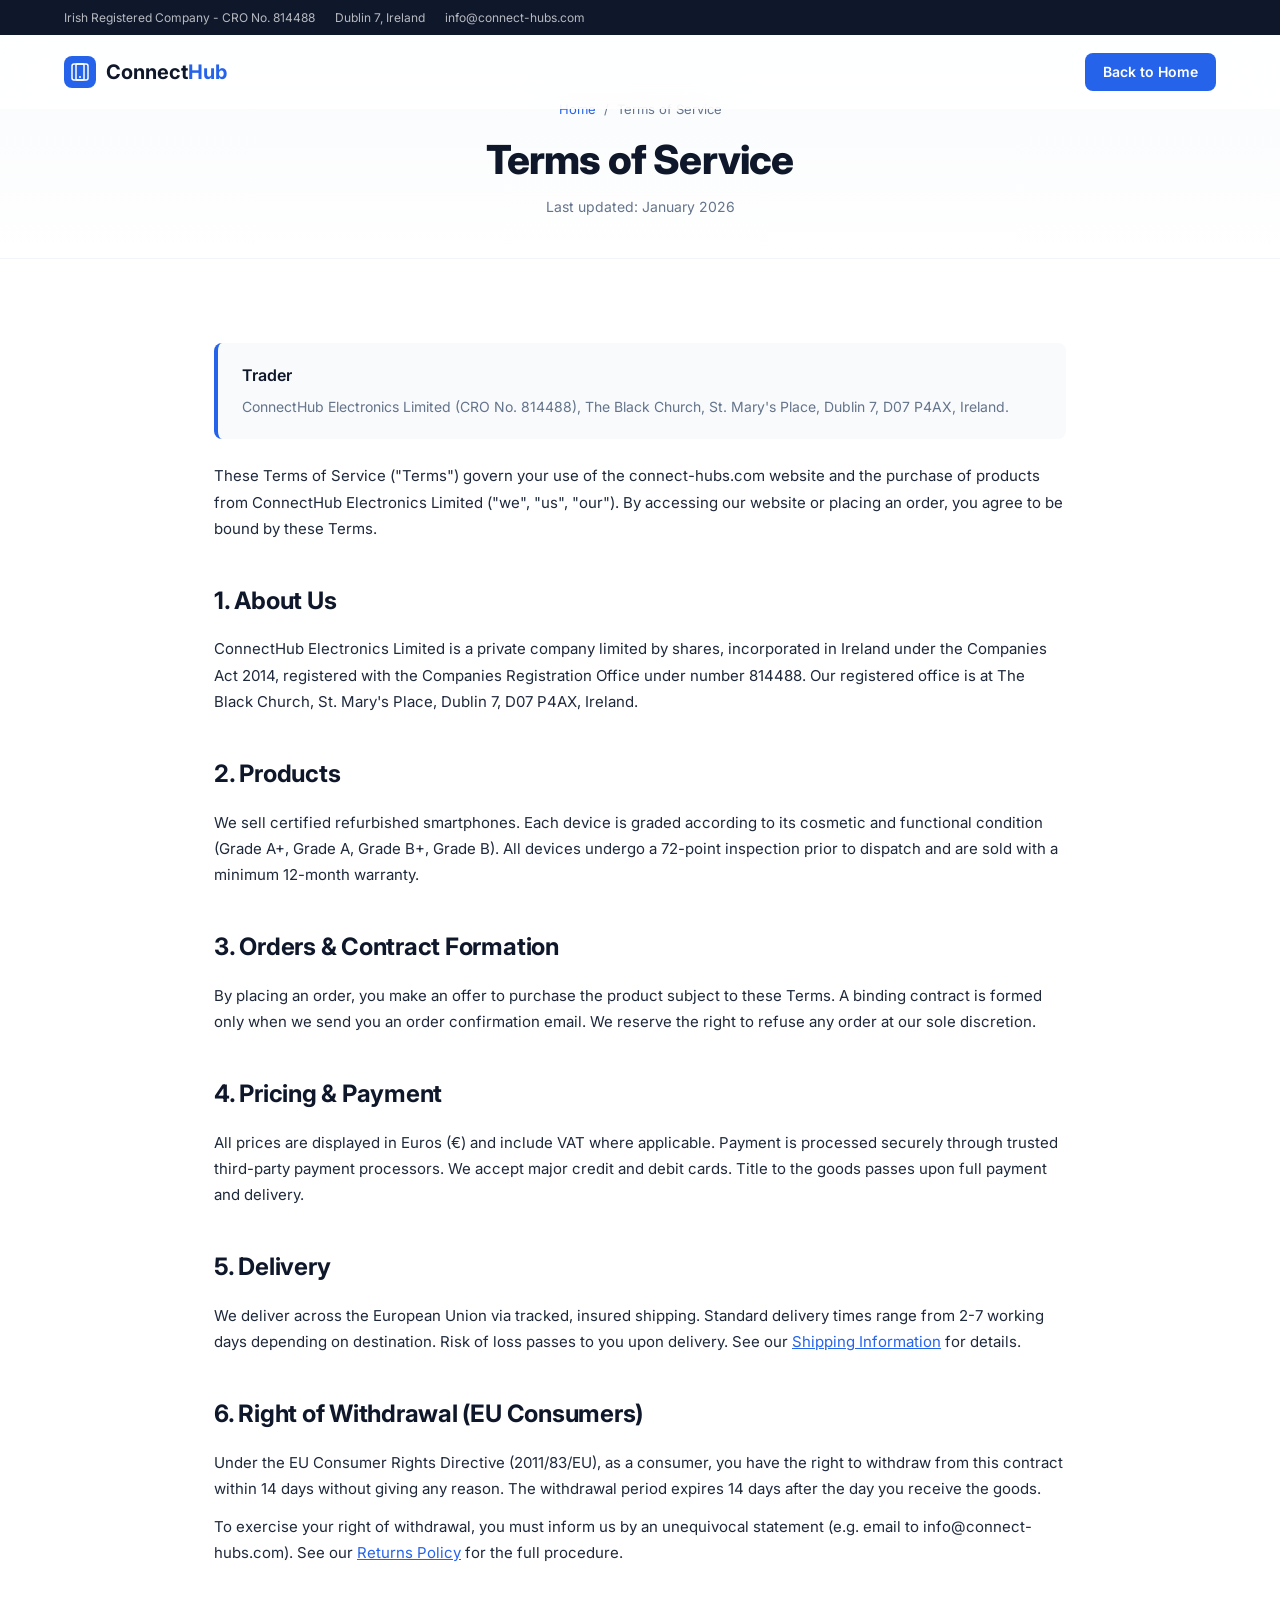
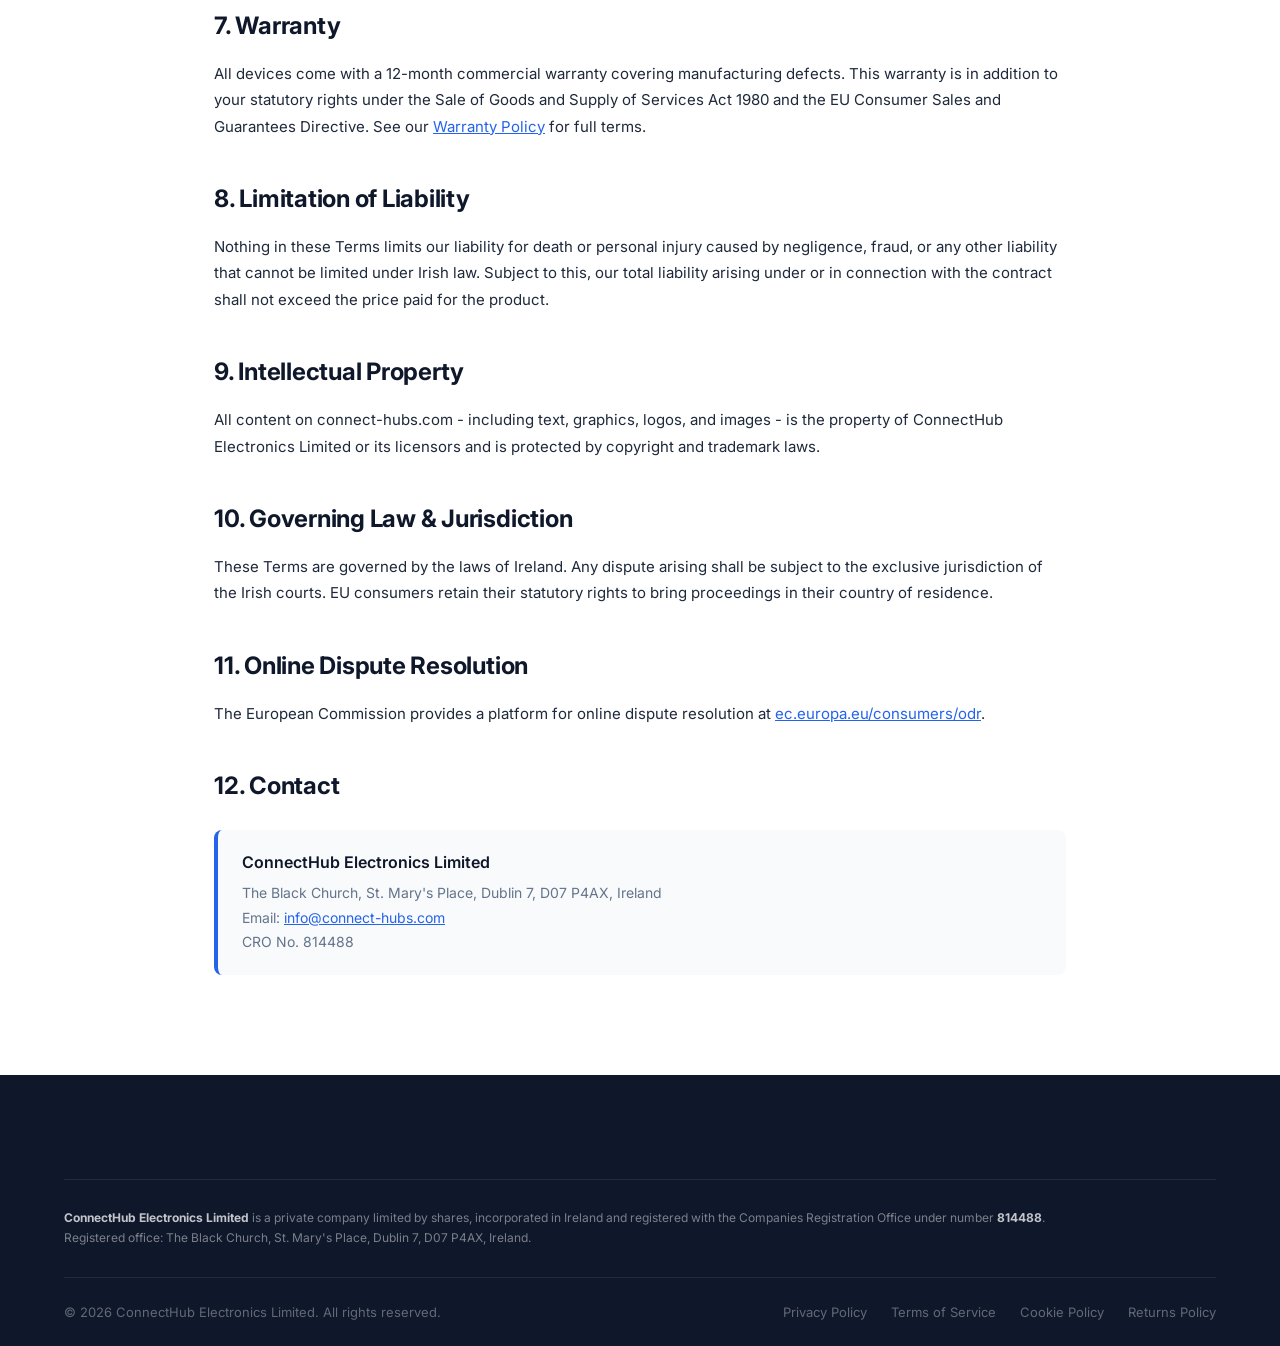
<file: terms.html>
<!DOCTYPE html>
<html lang="en">
<head>
    <meta charset="UTF-8">
    <meta name="viewport" content="width=device-width, initial-scale=1.0">
    <title>Terms of Service | ConnectHub Electronics Limited</title>
    <meta name="description" content="Terms and conditions governing the sale of refurbished smartphones by ConnectHub Electronics Limited (CRO 814488), Ireland.">
    <link rel="canonical" href="https://connect-hubs.com/terms.html">
    <link rel="preconnect" href="https://fonts.googleapis.com">
    <link rel="preconnect" href="https://fonts.gstatic.com" crossorigin>
    <link href="https://fonts.googleapis.com/css2?family=Inter:wght@300;400;500;600;700;800&display=swap" rel="stylesheet">
    <link rel="stylesheet" href="css/style.css">
    <link rel="stylesheet" href="css/legal.css">
</head>
<body>
    <div class="top-bar">
        <div class="container top-bar__inner">
            <div class="top-bar__left">
                <span class="top-bar__item">Irish Registered Company - CRO No. 814488</span>
                <span class="top-bar__item top-bar__item--hide-mobile">Dublin 7, Ireland</span>
                <span class="top-bar__item top-bar__item--hide-mobile">info@connect-hubs.com</span>
            </div>
        </div>
    </div>
    <header class="header" id="header">
        <nav class="nav container">
            <a href="index.html" class="nav__logo">
                <span class="logo-icon">
                    <svg width="32" height="32" viewBox="0 0 32 32" fill="none">
                        <rect width="32" height="32" rx="8" fill="currentColor"/>
                        <path d="M8 10C8 8.89543 8.89543 8 10 8H22C23.1046 8 24 8.89543 24 10V22C24 23.1046 23.1046 24 22 24H10C8.89543 24 8 23.1046 8 22V10Z" stroke="white" stroke-width="1.5"/>
                        <rect x="12" y="8" width="8" height="16" rx="1" stroke="white" stroke-width="1.5"/>
                        <circle cx="16" cy="21" r="1" fill="white"/>
                    </svg>
                </span>
                <span class="logo-text">Connect<span class="logo-highlight">Hub</span></span>
            </a>
            <div class="nav__actions"><a href="index.html" class="btn btn--primary btn--sm">Back to Home</a></div>
        </nav>
    </header>

    <section class="legal-hero" style="margin-top: 36px;">
        <div class="legal-hero__container">
            <div class="legal-hero__breadcrumb"><a href="index.html">Home</a><span>/</span><span>Terms of Service</span></div>
            <h1>Terms of Service</h1>
            <p class="legal-hero__updated">Last updated: January 2026</p>
        </div>
    </section>

    <main class="legal-content">
        <div class="legal-info-box">
            <strong>Trader</strong>
            <p>ConnectHub Electronics Limited (CRO No. 814488), The Black Church, St. Mary's Place, Dublin 7, D07 P4AX, Ireland.</p>
        </div>

        <section>
            <p>These Terms of Service ("Terms") govern your use of the connect-hubs.com website and the purchase of products from ConnectHub Electronics Limited ("we", "us", "our"). By accessing our website or placing an order, you agree to be bound by these Terms.</p>
        </section>

        <section>
            <h2>1. About Us</h2>
            <p>ConnectHub Electronics Limited is a private company limited by shares, incorporated in Ireland under the Companies Act 2014, registered with the Companies Registration Office under number 814488. Our registered office is at The Black Church, St. Mary's Place, Dublin 7, D07 P4AX, Ireland.</p>
        </section>

        <section>
            <h2>2. Products</h2>
            <p>We sell certified refurbished smartphones. Each device is graded according to its cosmetic and functional condition (Grade A+, Grade A, Grade B+, Grade B). All devices undergo a 72-point inspection prior to dispatch and are sold with a minimum 12-month warranty.</p>
        </section>

        <section>
            <h2>3. Orders &amp; Contract Formation</h2>
            <p>By placing an order, you make an offer to purchase the product subject to these Terms. A binding contract is formed only when we send you an order confirmation email. We reserve the right to refuse any order at our sole discretion.</p>
        </section>

        <section>
            <h2>4. Pricing &amp; Payment</h2>
            <p>All prices are displayed in Euros (&euro;) and include VAT where applicable. Payment is processed securely through trusted third-party payment processors. We accept major credit and debit cards. Title to the goods passes upon full payment and delivery.</p>
        </section>

        <section>
            <h2>5. Delivery</h2>
            <p>We deliver across the European Union via tracked, insured shipping. Standard delivery times range from 2-7 working days depending on destination. Risk of loss passes to you upon delivery. See our <a href="shipping-info.html">Shipping Information</a> for details.</p>
        </section>

        <section>
            <h2>6. Right of Withdrawal (EU Consumers)</h2>
            <p>Under the EU Consumer Rights Directive (2011/83/EU), as a consumer, you have the right to withdraw from this contract within 14 days without giving any reason. The withdrawal period expires 14 days after the day you receive the goods.</p>
            <p>To exercise your right of withdrawal, you must inform us by an unequivocal statement (e.g. email to info@connect-hubs.com). See our <a href="returns-policy.html">Returns Policy</a> for the full procedure.</p>
        </section>

        <section>
            <h2>7. Warranty</h2>
            <p>All devices come with a 12-month commercial warranty covering manufacturing defects. This warranty is in addition to your statutory rights under the Sale of Goods and Supply of Services Act 1980 and the EU Consumer Sales and Guarantees Directive. See our <a href="warranty-policy.html">Warranty Policy</a> for full terms.</p>
        </section>

        <section>
            <h2>8. Limitation of Liability</h2>
            <p>Nothing in these Terms limits our liability for death or personal injury caused by negligence, fraud, or any other liability that cannot be limited under Irish law. Subject to this, our total liability arising under or in connection with the contract shall not exceed the price paid for the product.</p>
        </section>

        <section>
            <h2>9. Intellectual Property</h2>
            <p>All content on connect-hubs.com - including text, graphics, logos, and images - is the property of ConnectHub Electronics Limited or its licensors and is protected by copyright and trademark laws.</p>
        </section>

        <section>
            <h2>10. Governing Law &amp; Jurisdiction</h2>
            <p>These Terms are governed by the laws of Ireland. Any dispute arising shall be subject to the exclusive jurisdiction of the Irish courts. EU consumers retain their statutory rights to bring proceedings in their country of residence.</p>
        </section>

        <section>
            <h2>11. Online Dispute Resolution</h2>
            <p>The European Commission provides a platform for online dispute resolution at <a href="https://ec.europa.eu/consumers/odr" target="_blank" rel="noopener">ec.europa.eu/consumers/odr</a>.</p>
        </section>

        <section>
            <h2>12. Contact</h2>
            <div class="legal-info-box">
                <strong>ConnectHub Electronics Limited</strong>
                <p>The Black Church, St. Mary's Place, Dublin 7, D07 P4AX, Ireland<br>Email: <a href="mailto:info@connect-hubs.com">info@connect-hubs.com</a><br>CRO No. 814488</p>
            </div>
        </section>
    </main>

    <footer class="footer">
        <div class="container">
            <div class="footer__legal-block">
                <p><strong>ConnectHub Electronics Limited</strong> is a private company limited by shares, incorporated in Ireland and registered with the Companies Registration Office under number <strong>814488</strong>. Registered office: The Black Church, St. Mary's Place, Dublin 7, D07 P4AX, Ireland.</p>
            </div>
            <div class="footer__bottom">
                <p>&copy; <span id="footer-year">2026</span> ConnectHub Electronics Limited. All rights reserved.</p>
                <div class="footer__legal">
                    <a href="privacy-policy.html">Privacy Policy</a>
                    <a href="terms.html">Terms of Service</a>
                    <a href="cookie-policy.html">Cookie Policy</a>
                    <a href="returns-policy.html">Returns Policy</a>
                </div>
            </div>
        </div>
    </footer>
    <script>document.getElementById('footer-year').textContent = new Date().getFullYear();</script>
</body>
</html>
</file>
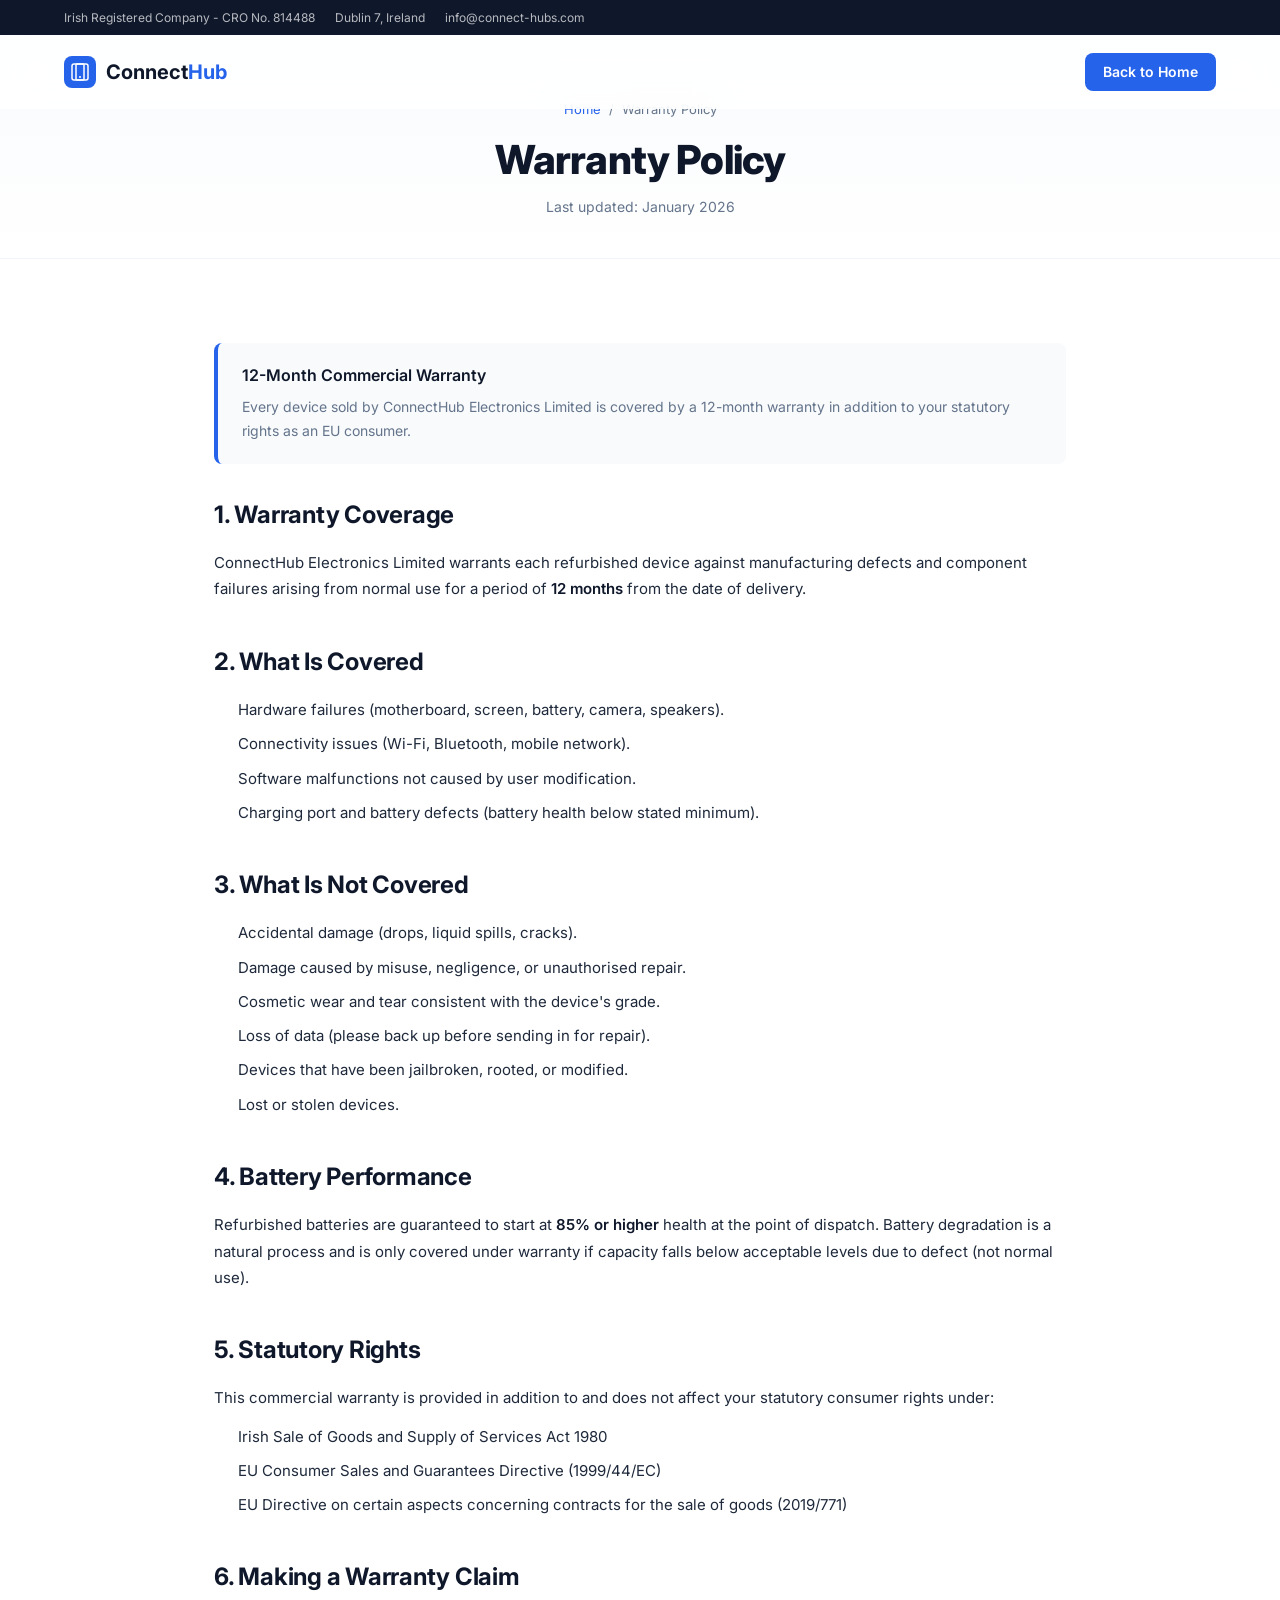
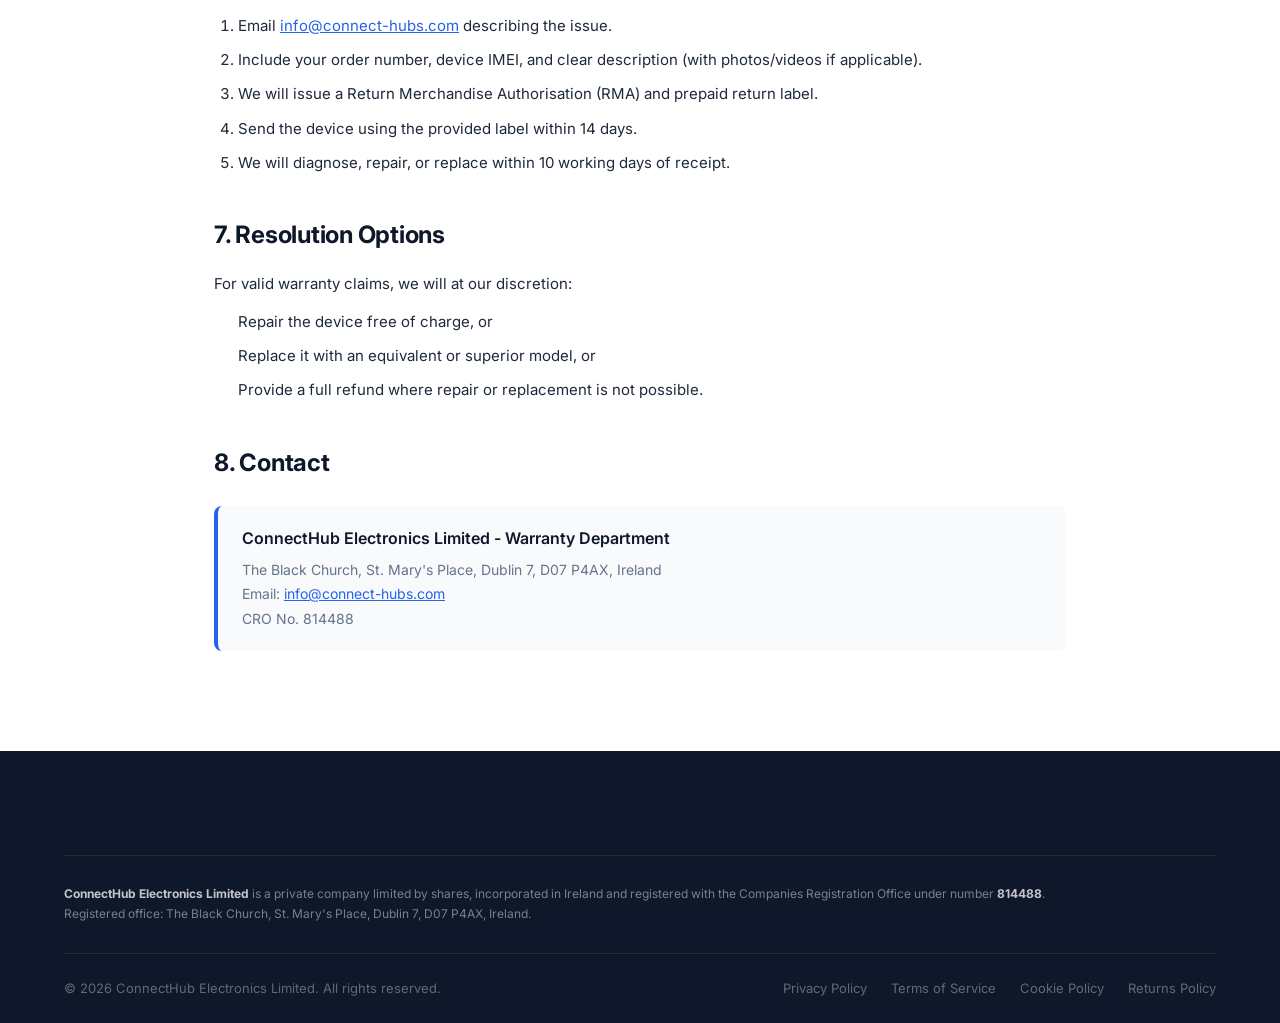
<file: warranty-policy.html>
<!DOCTYPE html>
<html lang="en">
<head>
    <meta charset="UTF-8">
    <meta name="viewport" content="width=device-width, initial-scale=1.0">
    <title>Warranty Policy | ConnectHub Electronics Limited</title>
    <meta name="description" content="12-month warranty policy for refurbished smartphones from ConnectHub Electronics Limited (CRO 814488), Ireland.">
    <link rel="canonical" href="https://connect-hubs.com/warranty-policy.html">
    <link rel="preconnect" href="https://fonts.googleapis.com">
    <link rel="preconnect" href="https://fonts.gstatic.com" crossorigin>
    <link href="https://fonts.googleapis.com/css2?family=Inter:wght@300;400;500;600;700;800&display=swap" rel="stylesheet">
    <link rel="stylesheet" href="css/style.css">
    <link rel="stylesheet" href="css/legal.css">
</head>
<body>
    <div class="top-bar">
        <div class="container top-bar__inner">
            <div class="top-bar__left">
                <span class="top-bar__item">Irish Registered Company - CRO No. 814488</span>
                <span class="top-bar__item top-bar__item--hide-mobile">Dublin 7, Ireland</span>
                <span class="top-bar__item top-bar__item--hide-mobile">info@connect-hubs.com</span>
            </div>
        </div>
    </div>
    <header class="header" id="header">
        <nav class="nav container">
            <a href="index.html" class="nav__logo">
                <span class="logo-icon">
                    <svg width="32" height="32" viewBox="0 0 32 32" fill="none">
                        <rect width="32" height="32" rx="8" fill="currentColor"/>
                        <path d="M8 10C8 8.89543 8.89543 8 10 8H22C23.1046 8 24 8.89543 24 10V22C24 23.1046 23.1046 24 22 24H10C8.89543 24 8 23.1046 8 22V10Z" stroke="white" stroke-width="1.5"/>
                        <rect x="12" y="8" width="8" height="16" rx="1" stroke="white" stroke-width="1.5"/>
                        <circle cx="16" cy="21" r="1" fill="white"/>
                    </svg>
                </span>
                <span class="logo-text">Connect<span class="logo-highlight">Hub</span></span>
            </a>
            <div class="nav__actions"><a href="index.html" class="btn btn--primary btn--sm">Back to Home</a></div>
        </nav>
    </header>

    <section class="legal-hero" style="margin-top: 36px;">
        <div class="legal-hero__container">
            <div class="legal-hero__breadcrumb"><a href="index.html">Home</a><span>/</span><span>Warranty Policy</span></div>
            <h1>Warranty Policy</h1>
            <p class="legal-hero__updated">Last updated: January 2026</p>
        </div>
    </section>

    <main class="legal-content">
        <div class="legal-info-box">
            <strong>12-Month Commercial Warranty</strong>
            <p>Every device sold by ConnectHub Electronics Limited is covered by a 12-month warranty in addition to your statutory rights as an EU consumer.</p>
        </div>

        <section>
            <h2>1. Warranty Coverage</h2>
            <p>ConnectHub Electronics Limited warrants each refurbished device against manufacturing defects and component failures arising from normal use for a period of <strong>12 months</strong> from the date of delivery.</p>
        </section>

        <section>
            <h2>2. What Is Covered</h2>
            <ul>
                <li>Hardware failures (motherboard, screen, battery, camera, speakers).</li>
                <li>Connectivity issues (Wi-Fi, Bluetooth, mobile network).</li>
                <li>Software malfunctions not caused by user modification.</li>
                <li>Charging port and battery defects (battery health below stated minimum).</li>
            </ul>
        </section>

        <section>
            <h2>3. What Is Not Covered</h2>
            <ul>
                <li>Accidental damage (drops, liquid spills, cracks).</li>
                <li>Damage caused by misuse, negligence, or unauthorised repair.</li>
                <li>Cosmetic wear and tear consistent with the device's grade.</li>
                <li>Loss of data (please back up before sending in for repair).</li>
                <li>Devices that have been jailbroken, rooted, or modified.</li>
                <li>Lost or stolen devices.</li>
            </ul>
        </section>

        <section>
            <h2>4. Battery Performance</h2>
            <p>Refurbished batteries are guaranteed to start at <strong>85% or higher</strong> health at the point of dispatch. Battery degradation is a natural process and is only covered under warranty if capacity falls below acceptable levels due to defect (not normal use).</p>
        </section>

        <section>
            <h2>5. Statutory Rights</h2>
            <p>This commercial warranty is provided in addition to and does not affect your statutory consumer rights under:</p>
            <ul>
                <li>Irish Sale of Goods and Supply of Services Act 1980</li>
                <li>EU Consumer Sales and Guarantees Directive (1999/44/EC)</li>
                <li>EU Directive on certain aspects concerning contracts for the sale of goods (2019/771)</li>
            </ul>
        </section>

        <section>
            <h2>6. Making a Warranty Claim</h2>
            <ol>
                <li>Email <a href="mailto:info@connect-hubs.com">info@connect-hubs.com</a> describing the issue.</li>
                <li>Include your order number, device IMEI, and clear description (with photos/videos if applicable).</li>
                <li>We will issue a Return Merchandise Authorisation (RMA) and prepaid return label.</li>
                <li>Send the device using the provided label within 14 days.</li>
                <li>We will diagnose, repair, or replace within 10 working days of receipt.</li>
            </ol>
        </section>

        <section>
            <h2>7. Resolution Options</h2>
            <p>For valid warranty claims, we will at our discretion:</p>
            <ul>
                <li>Repair the device free of charge, or</li>
                <li>Replace it with an equivalent or superior model, or</li>
                <li>Provide a full refund where repair or replacement is not possible.</li>
            </ul>
        </section>

        <section>
            <h2>8. Contact</h2>
            <div class="legal-info-box">
                <strong>ConnectHub Electronics Limited - Warranty Department</strong>
                <p>The Black Church, St. Mary's Place, Dublin 7, D07 P4AX, Ireland<br>Email: <a href="mailto:info@connect-hubs.com">info@connect-hubs.com</a><br>CRO No. 814488</p>
            </div>
        </section>
    </main>

    <footer class="footer">
        <div class="container">
            <div class="footer__legal-block">
                <p><strong>ConnectHub Electronics Limited</strong> is a private company limited by shares, incorporated in Ireland and registered with the Companies Registration Office under number <strong>814488</strong>. Registered office: The Black Church, St. Mary's Place, Dublin 7, D07 P4AX, Ireland.</p>
            </div>
            <div class="footer__bottom">
                <p>&copy; <span id="footer-year">2026</span> ConnectHub Electronics Limited. All rights reserved.</p>
                <div class="footer__legal">
                    <a href="privacy-policy.html">Privacy Policy</a>
                    <a href="terms.html">Terms of Service</a>
                    <a href="cookie-policy.html">Cookie Policy</a>
                    <a href="returns-policy.html">Returns Policy</a>
                </div>
            </div>
        </div>
    </footer>
    <script>document.getElementById('footer-year').textContent = new Date().getFullYear();</script>
</body>
</html>
</file>
<file: css/style.css>
/* ===== CSS Variables & Reset ===== */
:root {
    --primary: #2563eb;
    --primary-dark: #1d4ed8;
    --primary-light: #dbeafe;
    --secondary: #0f172a;
    --accent: #6366f1;
    --success: #10b981;
    --warning: #f59e0b;
    --text: #1e293b;
    --text-light: #64748b;
    --text-lighter: #94a3b8;
    --bg: #ffffff;
    --bg-alt: #f8fafc;
    --bg-dark: #0f172a;
    --border: #e2e8f0;
    --border-light: #f1f5f9;
    --shadow-sm: 0 1px 2px rgba(0,0,0,0.05);
    --shadow: 0 4px 6px -1px rgba(0,0,0,0.07), 0 2px 4px -2px rgba(0,0,0,0.05);
    --shadow-md: 0 10px 15px -3px rgba(0,0,0,0.08), 0 4px 6px -4px rgba(0,0,0,0.04);
    --shadow-lg: 0 20px 25px -5px rgba(0,0,0,0.08), 0 8px 10px -6px rgba(0,0,0,0.04);
    --shadow-xl: 0 25px 50px -12px rgba(0,0,0,0.15);
    --radius-sm: 8px;
    --radius: 12px;
    --radius-lg: 16px;
    --radius-xl: 24px;
    --transition: 0.3s cubic-bezier(0.4, 0, 0.2, 1);
}

*, *::before, *::after {
    margin: 0;
    padding: 0;
    box-sizing: border-box;
}

html {
    scroll-behavior: smooth;
    scroll-padding-top: 110px;
}

body {
    font-family: 'Inter', -apple-system, BlinkMacSystemFont, 'Segoe UI', sans-serif;
    color: var(--text);
    background: var(--bg);
    line-height: 1.6;
    -webkit-font-smoothing: antialiased;
    -moz-osx-font-smoothing: grayscale;
}

a {
    text-decoration: none;
    color: inherit;
    transition: color var(--transition);
}

ul { list-style: none; }

img {
    max-width: 100%;
    display: block;
}

/* ===== Utility ===== */
.container {
    max-width: 1200px;
    margin: 0 auto;
    padding: 0 24px;
}

.gradient-text {
    background: linear-gradient(135deg, var(--primary), var(--accent));
    -webkit-background-clip: text;
    -webkit-text-fill-color: transparent;
    background-clip: text;
}

/* ===== Buttons ===== */
.btn {
    display: inline-flex;
    align-items: center;
    justify-content: center;
    gap: 8px;
    font-family: inherit;
    font-weight: 600;
    font-size: 0.938rem;
    border: none;
    border-radius: var(--radius-sm);
    cursor: pointer;
    transition: all var(--transition);
    white-space: nowrap;
}

.btn--primary {
    background: var(--primary);
    color: #fff;
    padding: 12px 24px;
}

.btn--primary:hover {
    background: var(--primary-dark);
    transform: translateY(-1px);
    box-shadow: 0 4px 12px rgba(37, 99, 235, 0.35);
}

.btn--outline {
    background: transparent;
    color: var(--text);
    padding: 12px 24px;
    border: 2px solid var(--border);
}

.btn--outline:hover {
    border-color: var(--primary);
    color: var(--primary);
}

.btn--sm { padding: 8px 18px; font-size: 0.875rem; }
.btn--lg { padding: 16px 32px; font-size: 1rem; }
.btn--full { width: 100%; }

/* ===== Top Compliance Bar ===== */
.top-bar {
    background: var(--bg-dark);
    color: rgba(255, 255, 255, 0.85);
    font-size: 0.75rem;
    padding: 8px 0;
    position: fixed;
    top: 0;
    left: 0;
    width: 100%;
    z-index: 1001;
}

.top-bar__inner {
    display: flex;
    justify-content: space-between;
    align-items: center;
    flex-wrap: wrap;
    gap: 8px;
}

.top-bar__left,
.top-bar__right {
    display: flex;
    align-items: center;
    gap: 20px;
    flex-wrap: wrap;
}

.top-bar__item {
    display: inline-flex;
    align-items: center;
    gap: 6px;
    color: rgba(255, 255, 255, 0.7);
}

.top-bar__item svg { color: var(--primary); flex-shrink: 0; }

@media (max-width: 768px) {
    .top-bar__item--hide-mobile { display: none; }
    .top-bar__left, .top-bar__right { gap: 12px; }
    .top-bar { font-size: 0.7rem; }
}

/* ===== Header ===== */
.header {
    position: fixed;
    top: 36px;
    left: 0;
    width: 100%;
    z-index: 1000;
    background: rgba(255, 255, 255, 0.85);
    backdrop-filter: blur(20px);
    -webkit-backdrop-filter: blur(20px);
    border-bottom: 1px solid transparent;
    transition: all var(--transition);
}

.header.scrolled {
    border-bottom-color: var(--border);
    box-shadow: var(--shadow-sm);
}

.nav {
    display: flex;
    align-items: center;
    justify-content: space-between;
    height: 72px;
}

.nav__logo {
    display: flex;
    align-items: center;
    gap: 10px;
    font-size: 1.25rem;
    font-weight: 700;
    z-index: 100;
}

.logo-icon { color: var(--primary); display: flex; }
.logo-text { color: var(--secondary); }
.logo-highlight { color: var(--primary); }

.nav__list {
    display: flex;
    align-items: center;
    gap: 32px;
}

.nav__link {
    font-size: 0.938rem;
    font-weight: 500;
    color: var(--text-light);
    position: relative;
    padding: 4px 0;
}

.nav__link::after {
    content: '';
    position: absolute;
    bottom: -2px;
    left: 0;
    width: 0;
    height: 2px;
    background: var(--primary);
    border-radius: 1px;
    transition: width var(--transition);
}

.nav__link:hover,
.nav__link.active {
    color: var(--primary);
}

.nav__link:hover::after,
.nav__link.active::after {
    width: 100%;
}

.nav__actions {
    display: flex;
    align-items: center;
    gap: 12px;
}

.nav__toggle,
.nav__close {
    display: none;
    background: none;
    border: none;
    cursor: pointer;
    color: var(--text);
    padding: 4px;
}

/* ===== Hero ===== */
.hero {
    position: relative;
    padding: 180px 0 80px;
    overflow: hidden;
    background: linear-gradient(180deg, var(--bg-alt) 0%, var(--bg) 100%);
}

.hero__bg-shapes {
    position: absolute;
    inset: 0;
    overflow: hidden;
    pointer-events: none;
}

.shape {
    position: absolute;
    border-radius: 50%;
    opacity: 0.4;
}

.shape--1 {
    width: 600px;
    height: 600px;
    background: radial-gradient(circle, var(--primary-light) 0%, transparent 70%);
    top: -200px;
    right: -100px;
}

.shape--2 {
    width: 400px;
    height: 400px;
    background: radial-gradient(circle, rgba(99, 102, 241, 0.1) 0%, transparent 70%);
    bottom: -100px;
    left: -100px;
}

.shape--3 {
    width: 300px;
    height: 300px;
    background: radial-gradient(circle, rgba(16, 185, 129, 0.08) 0%, transparent 70%);
    top: 50%;
    left: 50%;
    transform: translate(-50%, -50%);
}

.hero__container {
    display: grid;
    grid-template-columns: 1fr 1fr;
    gap: 60px;
    align-items: center;
    position: relative;
}

.hero__badge {
    display: inline-flex;
    align-items: center;
    gap: 8px;
    background: var(--primary-light);
    color: var(--primary);
    font-size: 0.813rem;
    font-weight: 600;
    padding: 8px 16px;
    border-radius: 100px;
    margin-bottom: 24px;
}

.badge-dot {
    width: 8px;
    height: 8px;
    background: var(--primary);
    border-radius: 50%;
    animation: pulse 2s infinite;
}

@keyframes pulse {
    0%, 100% { opacity: 1; }
    50% { opacity: 0.5; }
}

.hero__title {
    font-size: 3.5rem;
    font-weight: 800;
    line-height: 1.1;
    letter-spacing: -0.03em;
    color: var(--secondary);
    margin-bottom: 20px;
}

.hero__description {
    font-size: 1.125rem;
    color: var(--text-light);
    line-height: 1.7;
    margin-bottom: 32px;
    max-width: 520px;
}

.hero__cta {
    display: flex;
    gap: 16px;
    margin-bottom: 48px;
}

.hero__stats {
    display: flex;
    align-items: center;
    gap: 32px;
}

.stat__number {
    display: block;
    font-size: 1.5rem;
    font-weight: 800;
    color: var(--secondary);
}

.stat__label {
    font-size: 0.813rem;
    color: var(--text-light);
    font-weight: 500;
}

.stat__divider {
    width: 1px;
    height: 40px;
    background: var(--border);
}

/* Hero Visual */
.hero__visual {
    position: relative;
    display: flex;
    justify-content: center;
}

.phone-showcase {
    position: relative;
    width: 100%;
    max-width: 420px;
    height: 480px;
}

.phone-card {
    position: absolute;
    border-radius: 32px;
    overflow: hidden;
    box-shadow: var(--shadow-xl);
    transition: transform var(--transition);
}

.phone-card--main {
    width: 220px;
    height: 440px;
    background: #f9fafb;
    border: 3px solid #e5e7eb;
    top: 20px;
    left: 50%;
    transform: translateX(-60%);
    z-index: 2;
}

.phone-card--secondary {
    width: 200px;
    height: 400px;
    background: #1f2937;
    border: 3px solid #374151;
    top: 50px;
    left: 50%;
    transform: translateX(10%);
    z-index: 1;
}

.phone-screen {
    width: 100%;
    height: 100%;
    padding: 16px;
    background: linear-gradient(180deg, #f0f4ff 0%, #e8ecf8 100%);
}

.phone-screen--dark {
    background: linear-gradient(180deg, #1a1a2e 0%, #16213e 100%);
}

.phone-notch {
    width: 80px;
    height: 24px;
    background: #1f2937;
    border-radius: 0 0 16px 16px;
    margin: 0 auto 20px;
}

.phone-screen--dark .phone-notch {
    background: #000;
}

.phone-content { text-align: center; }

.phone-time {
    font-size: 2rem;
    font-weight: 700;
    color: var(--secondary);
    margin-bottom: 4px;
}

.phone-greeting {
    font-size: 0.875rem;
    color: var(--text-light);
    margin-bottom: 24px;
}

.phone-grid {
    display: grid;
    grid-template-columns: repeat(3, 1fr);
    gap: 12px;
    padding: 0 8px;
}

.phone-app {
    aspect-ratio: 1;
    background: linear-gradient(135deg, var(--primary-light), #c7d2fe);
    border-radius: 12px;
}

.phone-app--dark {
    background: linear-gradient(135deg, #374151, #4b5563);
}

.floating-badge {
    position: absolute;
    display: flex;
    align-items: center;
    gap: 8px;
    background: #fff;
    padding: 10px 16px;
    border-radius: var(--radius-sm);
    font-size: 0.813rem;
    font-weight: 600;
    color: var(--text);
    box-shadow: var(--shadow-md);
    z-index: 5;
    animation: float 3s ease-in-out infinite;
}

.floating-badge--warranty {
    bottom: 80px;
    left: -10px;
}

.floating-badge--shipping {
    top: 40px;
    right: -10px;
    animation-delay: 1.5s;
}

@keyframes float {
    0%, 100% { transform: translateY(0); }
    50% { transform: translateY(-8px); }
}

/* ===== Trust Bar ===== */
.trust-bar {
    padding: 40px 0;
    background: var(--bg);
    border-top: 1px solid var(--border-light);
    border-bottom: 1px solid var(--border-light);
}

.trust-bar__grid {
    display: grid;
    grid-template-columns: repeat(4, 1fr);
    gap: 32px;
}

.trust-item {
    display: flex;
    align-items: center;
    gap: 16px;
    padding: 12px;
}

.trust-item__icon {
    flex-shrink: 0;
    width: 52px;
    height: 52px;
    display: flex;
    align-items: center;
    justify-content: center;
    background: var(--primary-light);
    color: var(--primary);
    border-radius: var(--radius);
}

.trust-item__content h3 {
    font-size: 0.938rem;
    font-weight: 700;
    color: var(--secondary);
    margin-bottom: 2px;
}

.trust-item__content p {
    font-size: 0.813rem;
    color: var(--text-light);
}

/* ===== Sections ===== */
.section {
    padding: 100px 0;
}

.section__header {
    text-align: center;
    max-width: 640px;
    margin: 0 auto 60px;
}

.section__tag {
    display: inline-block;
    font-size: 0.813rem;
    font-weight: 700;
    text-transform: uppercase;
    letter-spacing: 0.1em;
    color: var(--primary);
    margin-bottom: 12px;
}

.section__title {
    font-size: 2.5rem;
    font-weight: 800;
    color: var(--secondary);
    letter-spacing: -0.02em;
    margin-bottom: 16px;
    line-height: 1.2;
}

.section__subtitle {
    font-size: 1.063rem;
    color: var(--text-light);
    line-height: 1.7;
}

/* ===== About Section ===== */
.about__grid {
    display: grid;
    grid-template-columns: 1fr 1fr;
    gap: 60px;
    align-items: start;
}

.about__title {
    font-size: 2.25rem;
    font-weight: 800;
    color: var(--secondary);
    line-height: 1.2;
    letter-spacing: -0.02em;
    margin: 12px 0 20px;
}

.about__lead {
    font-size: 1.0625rem;
    color: var(--text-light);
    line-height: 1.7;
    margin-bottom: 32px;
}

.about__highlights {
    display: flex;
    flex-direction: column;
    gap: 20px;
}

.about-highlight {
    display: flex;
    gap: 14px;
    align-items: flex-start;
}

.about-highlight__icon {
    flex-shrink: 0;
    width: 32px;
    height: 32px;
    display: flex;
    align-items: center;
    justify-content: center;
    background: rgba(16, 185, 129, 0.12);
    color: var(--success);
    border-radius: 50%;
}

.about-highlight strong {
    display: block;
    font-size: 0.9375rem;
    font-weight: 700;
    color: var(--secondary);
    margin-bottom: 2px;
}

.about-highlight span {
    font-size: 0.875rem;
    color: var(--text-light);
    line-height: 1.6;
}

.about__company-card {
    background: var(--bg-alt);
    border: 1px solid var(--border);
    border-radius: var(--radius-lg);
    padding: 32px;
    box-shadow: var(--shadow);
    position: sticky;
    top: 130px;
}

.company-card__header {
    display: flex;
    align-items: center;
    gap: 14px;
    padding-bottom: 20px;
    margin-bottom: 20px;
    border-bottom: 1px solid var(--border);
}

.company-card__icon {
    width: 48px;
    height: 48px;
    display: flex;
    align-items: center;
    justify-content: center;
    background: var(--primary);
    color: #fff;
    border-radius: var(--radius);
    flex-shrink: 0;
}

.company-card__header h3 {
    font-size: 1.0625rem;
    font-weight: 700;
    color: var(--secondary);
    margin-bottom: 2px;
}

.company-card__header p {
    font-size: 0.8125rem;
    color: var(--text-light);
}

.company-card__list {
    display: flex;
    flex-direction: column;
    gap: 14px;
}

.company-card__row {
    display: grid;
    grid-template-columns: 130px 1fr;
    gap: 12px;
    font-size: 0.875rem;
    padding-bottom: 14px;
    border-bottom: 1px dashed var(--border-light);
}

.company-card__row:last-child {
    border-bottom: none;
    padding-bottom: 0;
}

.company-card__row dt {
    font-weight: 600;
    color: var(--text-light);
}

.company-card__row dd {
    color: var(--text);
    line-height: 1.5;
}

.company-card__row dd a {
    color: var(--primary);
}

.company-card__row dd a:hover {
    text-decoration: underline;
}

/* ===== About Office Image ===== */
.about__office-image {
    position: relative;
    margin: -32px -32px 24px;
    border-radius: var(--radius-lg) var(--radius-lg) 0 0;
    overflow: hidden;
    height: 200px;
}

.about__office-image img {
    width: 100%;
    height: 100%;
    object-fit: cover;
}

.about__office-tag {
    position: absolute;
    bottom: 14px;
    left: 14px;
    display: inline-flex;
    align-items: center;
    gap: 6px;
    background: rgba(255, 255, 255, 0.95);
    backdrop-filter: blur(8px);
    padding: 6px 12px;
    border-radius: 100px;
    font-size: 0.75rem;
    font-weight: 600;
    color: var(--secondary);
}

.about__office-tag svg { color: var(--primary); }

/* ===== Process Steps (icon-based) ===== */
.process-steps {
    display: flex;
    flex-direction: column;
    gap: 20px;
    max-width: 980px;
    margin: 0 auto;
}

.process-step {
    display: grid;
    grid-template-columns: 120px 1fr;
    gap: 32px;
    align-items: stretch;
    background: var(--bg);
    border: 1px solid var(--border-light);
    border-radius: var(--radius-lg);
    padding: 32px 36px;
    transition: all var(--transition);
}

.process-step:hover {
    transform: translateX(4px);
    box-shadow: var(--shadow-md);
    border-color: var(--primary-light);
}

.process-step__number {
    font-size: 4rem;
    font-weight: 800;
    color: var(--primary);
    line-height: 0.9;
    background: linear-gradient(180deg, var(--primary) 0%, var(--accent) 100%);
    -webkit-background-clip: text;
    -webkit-text-fill-color: transparent;
    background-clip: text;
    opacity: 0.85;
}

.process-step__icon {
    width: 52px;
    height: 52px;
    display: flex;
    align-items: center;
    justify-content: center;
    background: var(--primary-light);
    color: var(--primary);
    border-radius: var(--radius);
    margin-bottom: 16px;
}

.process-step__content h3 {
    font-size: 1.25rem;
    font-weight: 700;
    color: var(--secondary);
    margin-bottom: 10px;
}

.process-step__content p {
    font-size: 0.9375rem;
    color: var(--text-light);
    line-height: 1.7;
    margin-bottom: 14px;
}

.process-step__list {
    list-style: none;
    padding: 0;
    display: flex;
    flex-direction: column;
    gap: 6px;
}

.process-step__list li {
    font-size: 0.875rem;
    color: var(--text);
    padding-left: 24px;
    position: relative;
}

.process-step__list li::before {
    content: '';
    position: absolute;
    left: 0;
    top: 8px;
    width: 14px;
    height: 14px;
    background: rgba(16, 185, 129, 0.15);
    border-radius: 50%;
}

.process-step__list li::after {
    content: '';
    position: absolute;
    left: 4px;
    top: 11px;
    width: 6px;
    height: 4px;
    border-left: 2px solid var(--success);
    border-bottom: 2px solid var(--success);
    transform: rotate(-45deg);
}

/* ===== Values ===== */
.values {
    background: var(--bg);
}

.values__grid {
    display: grid;
    grid-template-columns: repeat(4, 1fr);
    gap: 24px;
}

.value-card {
    background: var(--bg-alt);
    border: 1px solid var(--border-light);
    border-radius: var(--radius-lg);
    padding: 32px 28px;
    text-align: left;
    transition: all var(--transition);
}

.value-card:hover {
    transform: translateY(-4px);
    box-shadow: var(--shadow-md);
    border-color: var(--primary-light);
}

.value-card__icon {
    width: 56px;
    height: 56px;
    display: flex;
    align-items: center;
    justify-content: center;
    background: linear-gradient(135deg, var(--primary), var(--accent));
    color: #fff;
    border-radius: var(--radius);
    margin-bottom: 20px;
}

.value-card h3 {
    font-size: 1.125rem;
    font-weight: 700;
    color: var(--secondary);
    margin-bottom: 10px;
}

.value-card p {
    font-size: 0.875rem;
    color: var(--text-light);
    line-height: 1.65;
}

/* ===== Sustainability ===== */
.sustainability {
    background: linear-gradient(180deg, var(--bg-alt) 0%, var(--bg) 100%);
}

.sustainability__grid {
    display: grid;
    grid-template-columns: 1fr 1.1fr;
    gap: 60px;
    align-items: center;
}

.sustainability__visual {
    position: relative;
    border-radius: var(--radius-xl);
    overflow: hidden;
    aspect-ratio: 4/5;
    box-shadow: var(--shadow-xl);
    max-height: 560px;
}

.sustainability__visual img {
    width: 100%;
    height: 100%;
    object-fit: cover;
    object-position: center;
}

.sustainability__badge {
    position: absolute;
    bottom: 24px;
    left: 24px;
    right: 24px;
    background: rgba(255, 255, 255, 0.95);
    backdrop-filter: blur(12px);
    padding: 18px 24px;
    border-radius: var(--radius);
    box-shadow: var(--shadow-md);
}

.sustainability__badge strong {
    display: block;
    font-size: 1.875rem;
    font-weight: 800;
    color: var(--success);
    line-height: 1;
}

.sustainability__badge span {
    font-size: 0.8125rem;
    color: var(--text-light);
    font-weight: 500;
}

.sustainability__lead {
    font-size: 1.0625rem;
    color: var(--text-light);
    line-height: 1.7;
    margin: 16px 0 32px;
}

.impact-grid {
    display: grid;
    grid-template-columns: repeat(2, 1fr);
    gap: 20px;
    margin-bottom: 24px;
}

.impact-stat {
    background: var(--bg);
    border: 1px solid var(--border);
    border-radius: var(--radius);
    padding: 20px;
}

.impact-stat__num {
    display: block;
    font-size: 2rem;
    font-weight: 800;
    color: var(--secondary);
    line-height: 1;
    margin-bottom: 6px;
}

.impact-stat__num span {
    font-size: 1rem;
    color: var(--success);
    font-weight: 600;
    margin-left: 2px;
}

.impact-stat__label {
    font-size: 0.8125rem;
    color: var(--text-light);
    line-height: 1.5;
}

.sustainability__note {
    font-size: 0.75rem;
    color: var(--text-lighter);
    font-style: italic;
}

/* ===== Team ===== */
.team {
    background: var(--bg-alt);
}

.team__grid {
    display: grid;
    grid-template-columns: repeat(4, 1fr);
    gap: 24px;
}

.team-card {
    background: var(--bg);
    border-radius: var(--radius-lg);
    overflow: hidden;
    text-align: center;
    padding-bottom: 24px;
    transition: all var(--transition);
    border: 1px solid var(--border-light);
}

.team-card:hover {
    transform: translateY(-4px);
    box-shadow: var(--shadow-md);
}

.team-card__image {
    height: 280px;
    overflow: hidden;
    margin-bottom: 20px;
}

.team-card__image img {
    width: 100%;
    height: 100%;
    object-fit: cover;
    object-position: center top;
}

.team-card h3 {
    font-size: 1.0625rem;
    font-weight: 700;
    color: var(--secondary);
    margin: 0 24px 4px;
}

.team-card__role {
    display: block;
    font-size: 0.8125rem;
    color: var(--primary);
    font-weight: 600;
    margin: 0 24px 12px;
}

.team-card p {
    font-size: 0.8125rem;
    color: var(--text-light);
    line-height: 1.6;
    margin: 0 24px;
}

/* ===== Blog ===== */
.blog__grid {
    display: grid;
    grid-template-columns: repeat(3, 1fr);
    gap: 28px;
}

.blog-card {
    background: var(--bg);
    border: 1px solid var(--border-light);
    border-radius: var(--radius-lg);
    overflow: hidden;
    transition: all var(--transition);
}

.blog-card:hover {
    transform: translateY(-4px);
    box-shadow: var(--shadow-lg);
}

.blog-card__image {
    position: relative;
    height: 220px;
    overflow: hidden;
}

.blog-card__image img {
    width: 100%;
    height: 100%;
    object-fit: cover;
    transition: transform 0.6s ease;
}

.blog-card:hover .blog-card__image img {
    transform: scale(1.06);
}

.blog-card__category {
    position: absolute;
    top: 14px;
    left: 14px;
    background: rgba(255, 255, 255, 0.95);
    backdrop-filter: blur(8px);
    color: var(--primary);
    padding: 5px 12px;
    border-radius: 100px;
    font-size: 0.75rem;
    font-weight: 700;
}

.blog-card__body { padding: 24px 26px 28px; }

.blog-card__date {
    display: block;
    font-size: 0.75rem;
    color: var(--text-light);
    margin-bottom: 10px;
}

.blog-card__body h3 {
    font-size: 1.125rem;
    font-weight: 700;
    color: var(--secondary);
    line-height: 1.35;
    margin-bottom: 10px;
}

.blog-card__body p {
    font-size: 0.875rem;
    color: var(--text-light);
    line-height: 1.65;
    margin-bottom: 16px;
}

.blog-card__link {
    display: inline-flex;
    align-items: center;
    gap: 6px;
    font-size: 0.875rem;
    font-weight: 600;
    color: var(--primary);
    transition: gap var(--transition);
}

.blog-card__link:hover {
    gap: 10px;
}

/* ===== Compliance ===== */
.compliance {
    background: var(--bg-alt);
}

.compliance__grid {
    display: grid;
    grid-template-columns: repeat(4, 1fr);
    gap: 20px;
}

.compliance-card {
    background: var(--bg);
    border: 1px solid var(--border);
    border-radius: var(--radius-lg);
    padding: 28px;
    text-align: center;
    transition: all var(--transition);
}

.compliance-card:hover {
    transform: translateY(-3px);
    box-shadow: var(--shadow-md);
}

.compliance-card__icon {
    width: 56px;
    height: 56px;
    margin: 0 auto 16px;
    background: linear-gradient(135deg, var(--primary), var(--accent));
    color: #fff;
    border-radius: var(--radius);
    display: flex;
    align-items: center;
    justify-content: center;
    font-size: 0.875rem;
    font-weight: 800;
    letter-spacing: 0.05em;
}

.compliance-card h3 {
    font-size: 1.0625rem;
    font-weight: 700;
    color: var(--secondary);
    margin-bottom: 10px;
}

.compliance-card p {
    font-size: 0.8125rem;
    color: var(--text-light);
    line-height: 1.65;
}

/* ===== Form GDPR Checkbox ===== */
.form-group--checkbox { margin-bottom: 24px; }

.checkbox-label {
    display: flex;
    gap: 10px;
    align-items: flex-start;
    font-size: 0.8125rem;
    color: var(--text-light);
    line-height: 1.5;
    cursor: pointer;
    font-weight: 400;
}

.checkbox-label input[type="checkbox"] {
    width: 16px;
    height: 16px;
    margin-top: 2px;
    flex-shrink: 0;
    accent-color: var(--primary);
}

.checkbox-label a {
    color: var(--primary);
    text-decoration: underline;
}

/* ===== Footer Address & Legal Block ===== */
.footer__address {
    font-size: 0.8125rem;
    line-height: 1.7;
    color: rgba(255, 255, 255, 0.55);
    font-style: normal;
    margin: 16px 0 20px;
    padding: 14px 16px;
    background: rgba(255, 255, 255, 0.04);
    border-left: 3px solid var(--primary);
    border-radius: 6px;
}

.footer__address strong {
    color: rgba(255, 255, 255, 0.85);
    display: block;
    margin-bottom: 4px;
}

.footer__address span {
    display: inline-block;
    margin-top: 6px;
    font-size: 0.75rem;
    color: var(--primary);
    font-weight: 600;
}

.footer__legal-block {
    padding: 28px 0;
    border-top: 1px solid rgba(255, 255, 255, 0.08);
    border-bottom: 1px solid rgba(255, 255, 255, 0.08);
    margin-top: 40px;
}

.footer__legal-block p {
    font-size: 0.75rem;
    color: rgba(255, 255, 255, 0.45);
    line-height: 1.7;
    max-width: 1000px;
}

.footer__legal-block strong {
    color: rgba(255, 255, 255, 0.75);
}

/* ===== Cookie Banner ===== */
.cookie-banner {
    position: fixed;
    bottom: 20px;
    left: 20px;
    right: 20px;
    max-width: 720px;
    margin: 0 auto;
    background: var(--bg);
    border: 1px solid var(--border);
    border-radius: var(--radius-lg);
    box-shadow: var(--shadow-xl);
    padding: 20px 24px;
    z-index: 9998;
    transform: translateY(150%);
    transition: transform 0.5s cubic-bezier(0.4, 0, 0.2, 1);
}

.cookie-banner.show {
    transform: translateY(0);
}

.cookie-banner__content {
    display: flex;
    align-items: center;
    gap: 24px;
    justify-content: space-between;
}

.cookie-banner__text strong {
    display: block;
    font-size: 0.9375rem;
    font-weight: 700;
    color: var(--secondary);
    margin-bottom: 4px;
}

.cookie-banner__text p {
    font-size: 0.8125rem;
    color: var(--text-light);
    line-height: 1.5;
    margin: 0;
}

.cookie-banner__text a {
    color: var(--primary);
    text-decoration: underline;
}

.cookie-banner__actions {
    display: flex;
    gap: 8px;
    flex-shrink: 0;
}

@media (max-width: 768px) {
    .about__grid { grid-template-columns: 1fr; gap: 40px; }
    .about__company-card { position: static; }
    .compliance__grid { grid-template-columns: repeat(2, 1fr); }
    .cookie-banner__content { flex-direction: column; align-items: stretch; gap: 16px; }
    .cookie-banner__actions { width: 100%; }
    .cookie-banner__actions .btn { flex: 1; }
}

@media (max-width: 480px) {
    .compliance__grid { grid-template-columns: 1fr; }
    .company-card__row { grid-template-columns: 1fr; gap: 4px; }
}

/* ===== Devices ===== */
.devices {
    background: var(--bg-alt);
}

.devices__filters {
    display: flex;
    justify-content: center;
    gap: 8px;
    margin-bottom: 40px;
    flex-wrap: wrap;
}

.filter-btn {
    padding: 10px 24px;
    border: 2px solid var(--border);
    background: var(--bg);
    border-radius: 100px;
    font-family: inherit;
    font-size: 0.875rem;
    font-weight: 600;
    color: var(--text-light);
    cursor: pointer;
    transition: all var(--transition);
}

.filter-btn:hover {
    border-color: var(--primary);
    color: var(--primary);
}

.filter-btn.active {
    background: var(--primary);
    border-color: var(--primary);
    color: #fff;
}

.devices__grid {
    display: grid;
    grid-template-columns: repeat(3, 1fr);
    gap: 24px;
}

.device-card {
    position: relative;
    background: var(--bg);
    border-radius: var(--radius-lg);
    overflow: hidden;
    border: 1px solid var(--border);
    transition: all var(--transition);
}

.device-card:hover {
    transform: translateY(-4px);
    box-shadow: var(--shadow-lg);
    border-color: var(--primary-light);
}

.device-card__badge {
    position: absolute;
    top: 16px;
    left: 16px;
    background: var(--primary);
    color: #fff;
    font-size: 0.75rem;
    font-weight: 700;
    padding: 4px 12px;
    border-radius: 100px;
    z-index: 2;
}

.device-card__badge--green { background: var(--success); }
.device-card__badge--blue { background: var(--accent); }

.device-card__image {
    padding: 0;
    display: flex;
    align-items: center;
    justify-content: center;
    background: linear-gradient(180deg, #f3f5f9 0%, #ffffff 100%);
    height: 280px;
    overflow: hidden;
    position: relative;
}

.device-card__image img {
    width: 100%;
    height: 100%;
    object-fit: contain;
    object-position: center;
    padding: 24px 0;
    transition: transform 0.6s cubic-bezier(0.4, 0, 0.2, 1);
    background: linear-gradient(180deg, #f3f5f9 0%, #ffffff 100%);
}

.device-card:hover .device-card__image img {
    transform: scale(1.05);
}

.device-placeholder {
    color: var(--text-lighter);
    opacity: 0.6;
}

.device-card__content {
    padding: 20px 24px 24px;
}

.device-card__grade {
    font-size: 0.75rem;
    font-weight: 600;
    color: var(--success);
    text-transform: uppercase;
    letter-spacing: 0.05em;
    margin-bottom: 6px;
}

.device-card__name {
    font-size: 1.125rem;
    font-weight: 700;
    color: var(--secondary);
    margin-bottom: 4px;
}

.device-card__specs {
    font-size: 0.813rem;
    color: var(--text-light);
    margin-bottom: 16px;
}

.device-card__pricing {
    display: flex;
    align-items: center;
    gap: 10px;
    margin-bottom: 16px;
    flex-wrap: wrap;
}

.price-current {
    font-size: 1.5rem;
    font-weight: 800;
    color: var(--secondary);
}

.price-original {
    font-size: 0.938rem;
    color: var(--text-lighter);
    text-decoration: line-through;
}

.price-save {
    font-size: 0.75rem;
    font-weight: 700;
    color: var(--success);
    background: rgba(16, 185, 129, 0.1);
    padding: 4px 10px;
    border-radius: 100px;
}

/* ===== Why Us ===== */
.why-us__grid {
    display: grid;
    grid-template-columns: repeat(2, 1fr);
    gap: 24px;
}

.why-card {
    background: var(--bg-alt);
    border: 1px solid var(--border-light);
    border-radius: var(--radius-lg);
    padding: 36px;
    transition: all var(--transition);
}

.why-card:hover {
    transform: translateY(-4px);
    box-shadow: var(--shadow-md);
    border-color: var(--border);
}

.why-card__icon {
    width: 56px;
    height: 56px;
    display: flex;
    align-items: center;
    justify-content: center;
    border-radius: var(--radius);
    margin-bottom: 20px;
}

.why-card__icon--blue { background: var(--primary-light); color: var(--primary); }
.why-card__icon--green { background: rgba(16, 185, 129, 0.1); color: var(--success); }
.why-card__icon--teal { background: rgba(20, 184, 166, 0.1); color: #14b8a6; }
.why-card__icon--purple { background: rgba(99, 102, 241, 0.1); color: var(--accent); }

.why-card__title {
    font-size: 1.25rem;
    font-weight: 700;
    color: var(--secondary);
    margin-bottom: 10px;
}

.why-card__text {
    font-size: 0.938rem;
    color: var(--text-light);
    line-height: 1.7;
}

/* ===== How It Works ===== */
.how-it-works {
    background: var(--bg-alt);
}

.steps {
    display: flex;
    align-items: flex-start;
    justify-content: center;
    gap: 16px;
}

.step {
    text-align: center;
    flex: 1;
    max-width: 320px;
    padding: 32px 24px;
}

.step__number {
    font-size: 3rem;
    font-weight: 800;
    color: var(--primary-light);
    line-height: 1;
    margin-bottom: 16px;
}

.step__icon {
    width: 72px;
    height: 72px;
    margin: 0 auto 20px;
    display: flex;
    align-items: center;
    justify-content: center;
    background: var(--bg);
    color: var(--primary);
    border-radius: 50%;
    box-shadow: var(--shadow);
}

.step__title {
    font-size: 1.125rem;
    font-weight: 700;
    color: var(--secondary);
    margin-bottom: 10px;
}

.step__text {
    font-size: 0.875rem;
    color: var(--text-light);
    line-height: 1.7;
}

.step__connector {
    display: flex;
    align-items: center;
    padding-top: 110px;
    color: var(--border);
    flex-shrink: 0;
}

/* ===== Marketplaces ===== */
.marketplaces__grid {
    display: grid;
    grid-template-columns: repeat(5, 1fr);
    gap: 20px;
}

.marketplace-card {
    text-align: center;
    padding: 32px 16px;
    background: var(--bg-alt);
    border: 1px solid var(--border-light);
    border-radius: var(--radius-lg);
    transition: all var(--transition);
}

.marketplace-card:hover {
    transform: translateY(-4px);
    box-shadow: var(--shadow-md);
    border-color: var(--border);
}

.marketplace-card__logo {
    margin-bottom: 12px;
}

.marketplace-name {
    font-size: 1.25rem;
    font-weight: 800;
    color: var(--secondary);
}

.marketplace-card__desc {
    font-size: 0.75rem;
    color: var(--text-light);
    margin-bottom: 12px;
}

.marketplace-card__rating {
    display: flex;
    align-items: center;
    justify-content: center;
    gap: 6px;
    font-size: 0.813rem;
    font-weight: 600;
    color: var(--text);
}

.stars {
    display: flex;
    gap: 2px;
}

/* ===== Reviews ===== */
.reviews {
    background: var(--bg-alt);
}

.reviews__grid {
    display: grid;
    grid-template-columns: repeat(3, 1fr);
    gap: 24px;
}

.review-card {
    background: var(--bg);
    border: 1px solid var(--border-light);
    border-radius: var(--radius-lg);
    padding: 28px;
    transition: all var(--transition);
}

.review-card:hover {
    transform: translateY(-2px);
    box-shadow: var(--shadow-md);
}

.review-card__stars {
    display: flex;
    gap: 2px;
    margin-bottom: 16px;
}

.review-card__text {
    font-size: 0.938rem;
    color: var(--text);
    line-height: 1.7;
    margin-bottom: 20px;
    font-style: italic;
}

.review-card__author {
    display: flex;
    align-items: center;
    gap: 12px;
}

.review-card__avatar {
    width: 40px;
    height: 40px;
    background: var(--primary-light);
    color: var(--primary);
    border-radius: 50%;
    display: flex;
    align-items: center;
    justify-content: center;
    font-size: 0.813rem;
    font-weight: 700;
}

.review-card__author strong {
    display: block;
    font-size: 0.875rem;
    color: var(--secondary);
}

.review-card__author span {
    font-size: 0.75rem;
    color: var(--text-light);
}

/* ===== Newsletter ===== */
.newsletter {
    padding: 80px 0;
}

.newsletter__card {
    background: linear-gradient(135deg, var(--secondary) 0%, #1e3a5f 100%);
    border-radius: var(--radius-xl);
    padding: 60px;
    display: flex;
    align-items: center;
    gap: 60px;
    color: #fff;
    position: relative;
    overflow: hidden;
}

.newsletter__content { flex: 1; }

.newsletter__title {
    font-size: 2rem;
    font-weight: 800;
    margin-bottom: 12px;
}

.newsletter__text {
    color: rgba(255, 255, 255, 0.7);
    margin-bottom: 28px;
    font-size: 1rem;
}

.newsletter__input-group {
    display: flex;
    gap: 12px;
    max-width: 460px;
}

.newsletter__input-group input {
    flex: 1;
    padding: 14px 20px;
    border: 2px solid rgba(255, 255, 255, 0.15);
    border-radius: var(--radius-sm);
    background: rgba(255, 255, 255, 0.08);
    color: #fff;
    font-family: inherit;
    font-size: 0.938rem;
    outline: none;
    transition: border-color var(--transition);
}

.newsletter__input-group input::placeholder {
    color: rgba(255, 255, 255, 0.4);
}

.newsletter__input-group input:focus {
    border-color: rgba(255, 255, 255, 0.4);
}

.newsletter__input-group .btn--primary {
    background: #fff;
    color: var(--secondary);
    flex-shrink: 0;
}

.newsletter__input-group .btn--primary:hover {
    background: var(--primary-light);
    box-shadow: none;
}

.newsletter__disclaimer {
    font-size: 0.75rem;
    color: rgba(255, 255, 255, 0.4);
    margin-top: 12px;
}

.newsletter__visual {
    color: rgba(255, 255, 255, 0.3);
    flex-shrink: 0;
}

/* ===== Contact ===== */
.contact__grid {
    display: grid;
    grid-template-columns: 1fr 1.2fr;
    gap: 60px;
    align-items: flex-start;
}

.contact__info {
    display: flex;
    flex-direction: column;
    gap: 28px;
}

.contact-item {
    display: flex;
    gap: 16px;
    align-items: flex-start;
}

.contact-item__icon {
    flex-shrink: 0;
    width: 48px;
    height: 48px;
    display: flex;
    align-items: center;
    justify-content: center;
    background: var(--primary-light);
    color: var(--primary);
    border-radius: var(--radius);
}

.contact-item h4 {
    font-size: 0.938rem;
    font-weight: 700;
    color: var(--secondary);
    margin-bottom: 4px;
}

.contact-item p,
.contact-item a {
    font-size: 0.875rem;
    color: var(--text-light);
    line-height: 1.6;
}

.contact-item a:hover {
    color: var(--primary);
}

.contact__form {
    background: var(--bg-alt);
    border: 1px solid var(--border-light);
    border-radius: var(--radius-lg);
    padding: 36px;
}

.form-row {
    display: grid;
    grid-template-columns: 1fr 1fr;
    gap: 16px;
}

.form-group {
    margin-bottom: 20px;
}

.form-group label {
    display: block;
    font-size: 0.875rem;
    font-weight: 600;
    color: var(--secondary);
    margin-bottom: 8px;
}

.form-group input,
.form-group select,
.form-group textarea {
    width: 100%;
    padding: 12px 16px;
    border: 2px solid var(--border);
    border-radius: var(--radius-sm);
    background: var(--bg);
    font-family: inherit;
    font-size: 0.938rem;
    color: var(--text);
    outline: none;
    transition: border-color var(--transition);
}

.form-group input:focus,
.form-group select:focus,
.form-group textarea:focus {
    border-color: var(--primary);
}

.form-group textarea {
    resize: vertical;
    min-height: 120px;
}

.form-group select {
    cursor: pointer;
    appearance: none;
    background-image: url("data:image/svg+xml,%3Csvg xmlns='http://www.w3.org/2000/svg' width='16' height='16' viewBox='0 0 24 24' fill='none' stroke='%2364748b' stroke-width='2'%3E%3Cpolyline points='6 9 12 15 18 9'/%3E%3C/svg%3E");
    background-repeat: no-repeat;
    background-position: right 12px center;
    padding-right: 40px;
}

/* ===== Footer ===== */
.footer {
    background: var(--bg-dark);
    color: rgba(255, 255, 255, 0.7);
    padding: 64px 0 0;
}

.footer__grid {
    display: grid;
    grid-template-columns: 1.5fr 1fr 1fr 1fr;
    gap: 48px;
    padding-bottom: 48px;
    border-bottom: 1px solid rgba(255, 255, 255, 0.08);
}

.footer__brand .nav__logo {
    margin-bottom: 16px;
}

.footer__brand .logo-icon { color: var(--primary); }
.footer__brand .logo-text { color: #fff; }

.footer__tagline {
    font-size: 0.875rem;
    line-height: 1.7;
    margin-bottom: 24px;
    color: rgba(255, 255, 255, 0.5);
}

.footer__social {
    display: flex;
    gap: 12px;
}

.social-link {
    width: 40px;
    height: 40px;
    display: flex;
    align-items: center;
    justify-content: center;
    background: rgba(255, 255, 255, 0.06);
    border-radius: var(--radius-sm);
    color: rgba(255, 255, 255, 0.5);
    transition: all var(--transition);
}

.social-link:hover {
    background: var(--primary);
    color: #fff;
}

.footer__links h4 {
    font-size: 0.938rem;
    font-weight: 700;
    color: #fff;
    margin-bottom: 20px;
}

.footer__links ul {
    display: flex;
    flex-direction: column;
    gap: 12px;
}

.footer__links a {
    font-size: 0.875rem;
    color: rgba(255, 255, 255, 0.5);
    transition: color var(--transition);
}

.footer__links a:hover {
    color: #fff;
}

.footer__bottom {
    display: flex;
    align-items: center;
    justify-content: space-between;
    padding: 24px 0;
    font-size: 0.813rem;
    color: rgba(255, 255, 255, 0.35);
}

.footer__legal {
    display: flex;
    gap: 24px;
}

.footer__legal a {
    color: rgba(255, 255, 255, 0.35);
}

.footer__legal a:hover {
    color: rgba(255, 255, 255, 0.7);
}

/* ===== Toast ===== */
.toast {
    position: fixed;
    bottom: 32px;
    right: 32px;
    background: var(--secondary);
    color: #fff;
    padding: 16px 24px;
    border-radius: var(--radius);
    box-shadow: var(--shadow-xl);
    font-size: 0.875rem;
    font-weight: 500;
    z-index: 9999;
    transform: translateY(120%);
    opacity: 0;
    transition: all 0.4s cubic-bezier(0.4, 0, 0.2, 1);
}

.toast.show {
    transform: translateY(0);
    opacity: 1;
}

/* ===== Scroll to top ===== */
.scroll-top {
    position: fixed;
    bottom: 32px;
    right: 32px;
    width: 44px;
    height: 44px;
    background: var(--primary);
    color: #fff;
    border: none;
    border-radius: 50%;
    cursor: pointer;
    display: flex;
    align-items: center;
    justify-content: center;
    box-shadow: var(--shadow-md);
    opacity: 0;
    visibility: hidden;
    transition: all var(--transition);
    z-index: 99;
}

.scroll-top.visible {
    opacity: 1;
    visibility: visible;
}

.scroll-top:hover {
    background: var(--primary-dark);
    transform: translateY(-2px);
}

/* ===== Animations ===== */
.fade-in {
    opacity: 0;
    transform: translateY(30px);
    transition: opacity 0.6s ease, transform 0.6s ease;
}

.fade-in.visible {
    opacity: 1;
    transform: translateY(0);
}

/* ===== Responsive ===== */
@media (max-width: 1024px) {
    .hero__title { font-size: 2.75rem; }
    .hero__container { gap: 40px; }
    .devices__grid { grid-template-columns: repeat(2, 1fr); }
    .marketplaces__grid { grid-template-columns: repeat(3, 1fr); }
    .reviews__grid { grid-template-columns: repeat(2, 1fr); }
    .values__grid { grid-template-columns: repeat(2, 1fr); }
    .blog__grid { grid-template-columns: repeat(2, 1fr); }
    .sustainability__grid { grid-template-columns: 1fr; gap: 40px; }
    .sustainability__visual { aspect-ratio: 16/10; max-height: 420px; }
    .impact-grid { grid-template-columns: repeat(4, 1fr); }
}

@media (max-width: 768px) {
    .nav__menu {
        position: fixed;
        top: 0;
        right: -100%;
        width: 280px;
        height: 100vh;
        background: var(--bg);
        padding: 80px 32px 32px;
        box-shadow: var(--shadow-xl);
        transition: right var(--transition);
        z-index: 99;
    }

    .nav__menu.show {
        right: 0;
    }

    .nav__list {
        flex-direction: column;
        align-items: flex-start;
        gap: 24px;
    }

    .nav__link { font-size: 1.125rem; }

    .nav__close {
        display: block;
        position: absolute;
        top: 24px;
        right: 24px;
    }

    .nav__toggle { display: block; }

    .nav__actions .btn { display: none; }

    .hero { padding: 120px 0 60px; }
    .hero__container { grid-template-columns: 1fr; text-align: center; }
    .hero__title { font-size: 2.25rem; }
    .hero__description { margin: 0 auto 28px; }
    .hero__cta { justify-content: center; }
    .hero__stats { justify-content: center; }
    .hero__visual { display: none; }

    .trust-bar__grid {
        grid-template-columns: repeat(2, 1fr);
        gap: 16px;
    }

    .section { padding: 72px 0; }
    .section__title { font-size: 2rem; }

    .devices__grid { grid-template-columns: 1fr; max-width: 400px; margin: 0 auto; }
    .why-us__grid { grid-template-columns: 1fr; }

    .steps { flex-direction: column; align-items: center; }
    .step__connector { display: none; }

    .marketplaces__grid { grid-template-columns: repeat(2, 1fr); }
    .reviews__grid { grid-template-columns: 1fr; }
    .values__grid { grid-template-columns: 1fr; }
    .process-step { grid-template-columns: 1fr; gap: 12px; padding: 24px; }
    .process-step__number { font-size: 2.5rem; }
    .blog__grid { grid-template-columns: 1fr; }
    .impact-grid { grid-template-columns: repeat(2, 1fr); }

    .newsletter__card {
        flex-direction: column;
        padding: 40px 24px;
        text-align: center;
    }
    .newsletter__visual { display: none; }
    .newsletter__input-group {
        flex-direction: column;
        max-width: 100%;
    }

    .contact__grid { grid-template-columns: 1fr; }
    .form-row { grid-template-columns: 1fr; }

    .footer__grid {
        grid-template-columns: 1fr 1fr;
        gap: 32px;
    }
    .footer__brand { grid-column: 1 / -1; }

    .footer__bottom {
        flex-direction: column;
        gap: 16px;
        text-align: center;
    }
}

@media (max-width: 480px) {
    .hero__title { font-size: 1.875rem; }
    .hero__cta { flex-direction: column; }
    .hero__stats { flex-direction: column; gap: 16px; }
    .stat__divider { width: 40px; height: 1px; }

    .trust-bar__grid { grid-template-columns: 1fr; }
    .trust-item { justify-content: center; }

    .marketplaces__grid { grid-template-columns: 1fr; }

    .footer__grid { grid-template-columns: 1fr; }
    .footer__legal { flex-direction: column; gap: 8px; align-items: center; }
}
</file>
<file: css/legal.css>
/* ===== Legal Pages ===== */
.legal-page {
    padding: 160px 0 80px;
    background: var(--bg);
}

.legal-hero {
    background: linear-gradient(180deg, var(--bg-alt) 0%, var(--bg) 100%);
    padding: 60px 0 40px;
    border-bottom: 1px solid var(--border-light);
}

.legal-hero__container {
    max-width: 900px;
    margin: 0 auto;
    padding: 0 24px;
    text-align: center;
}

.legal-hero__breadcrumb {
    display: inline-flex;
    align-items: center;
    gap: 8px;
    font-size: 0.8125rem;
    color: var(--text-light);
    margin-bottom: 16px;
}

.legal-hero__breadcrumb a {
    color: var(--primary);
}

.legal-hero h1 {
    font-size: 2.5rem;
    font-weight: 800;
    color: var(--secondary);
    letter-spacing: -0.02em;
    margin-bottom: 12px;
    line-height: 1.2;
}

.legal-hero__updated {
    font-size: 0.875rem;
    color: var(--text-light);
}

.legal-content {
    max-width: 900px;
    margin: 0 auto;
    padding: 60px 24px;
}

.legal-content > section {
    margin-bottom: 40px;
}

.legal-content h2 {
    font-size: 1.5rem;
    font-weight: 700;
    color: var(--secondary);
    margin: 32px 0 16px;
    letter-spacing: -0.01em;
}

.legal-content h3 {
    font-size: 1.125rem;
    font-weight: 700;
    color: var(--secondary);
    margin: 24px 0 12px;
}

.legal-content p,
.legal-content li {
    font-size: 0.9375rem;
    line-height: 1.75;
    color: var(--text);
    margin-bottom: 12px;
}

.legal-content ul,
.legal-content ol {
    padding-left: 24px;
    margin-bottom: 16px;
}

.legal-content li {
    margin-bottom: 8px;
}

.legal-content strong {
    color: var(--secondary);
    font-weight: 600;
}

.legal-content a {
    color: var(--primary);
    text-decoration: underline;
}

.legal-info-box {
    background: var(--bg-alt);
    border-left: 4px solid var(--primary);
    padding: 20px 24px;
    border-radius: 8px;
    margin: 24px 0;
}

.legal-info-box strong {
    display: block;
    margin-bottom: 6px;
    color: var(--secondary);
}

.legal-info-box p {
    margin: 0;
    color: var(--text-light);
    font-size: 0.875rem;
}

.legal-toc {
    background: var(--bg-alt);
    border-radius: var(--radius);
    padding: 24px;
    margin-bottom: 40px;
}

.legal-toc h3 {
    margin-top: 0;
    font-size: 1rem;
}

.legal-toc ol {
    margin-bottom: 0;
}

.legal-toc a {
    text-decoration: none;
}

.legal-toc a:hover {
    text-decoration: underline;
}

@media (max-width: 768px) {
    .legal-hero h1 { font-size: 1.875rem; }
    .legal-content { padding: 40px 24px; }
    .legal-content h2 { font-size: 1.25rem; }
}
</file>
